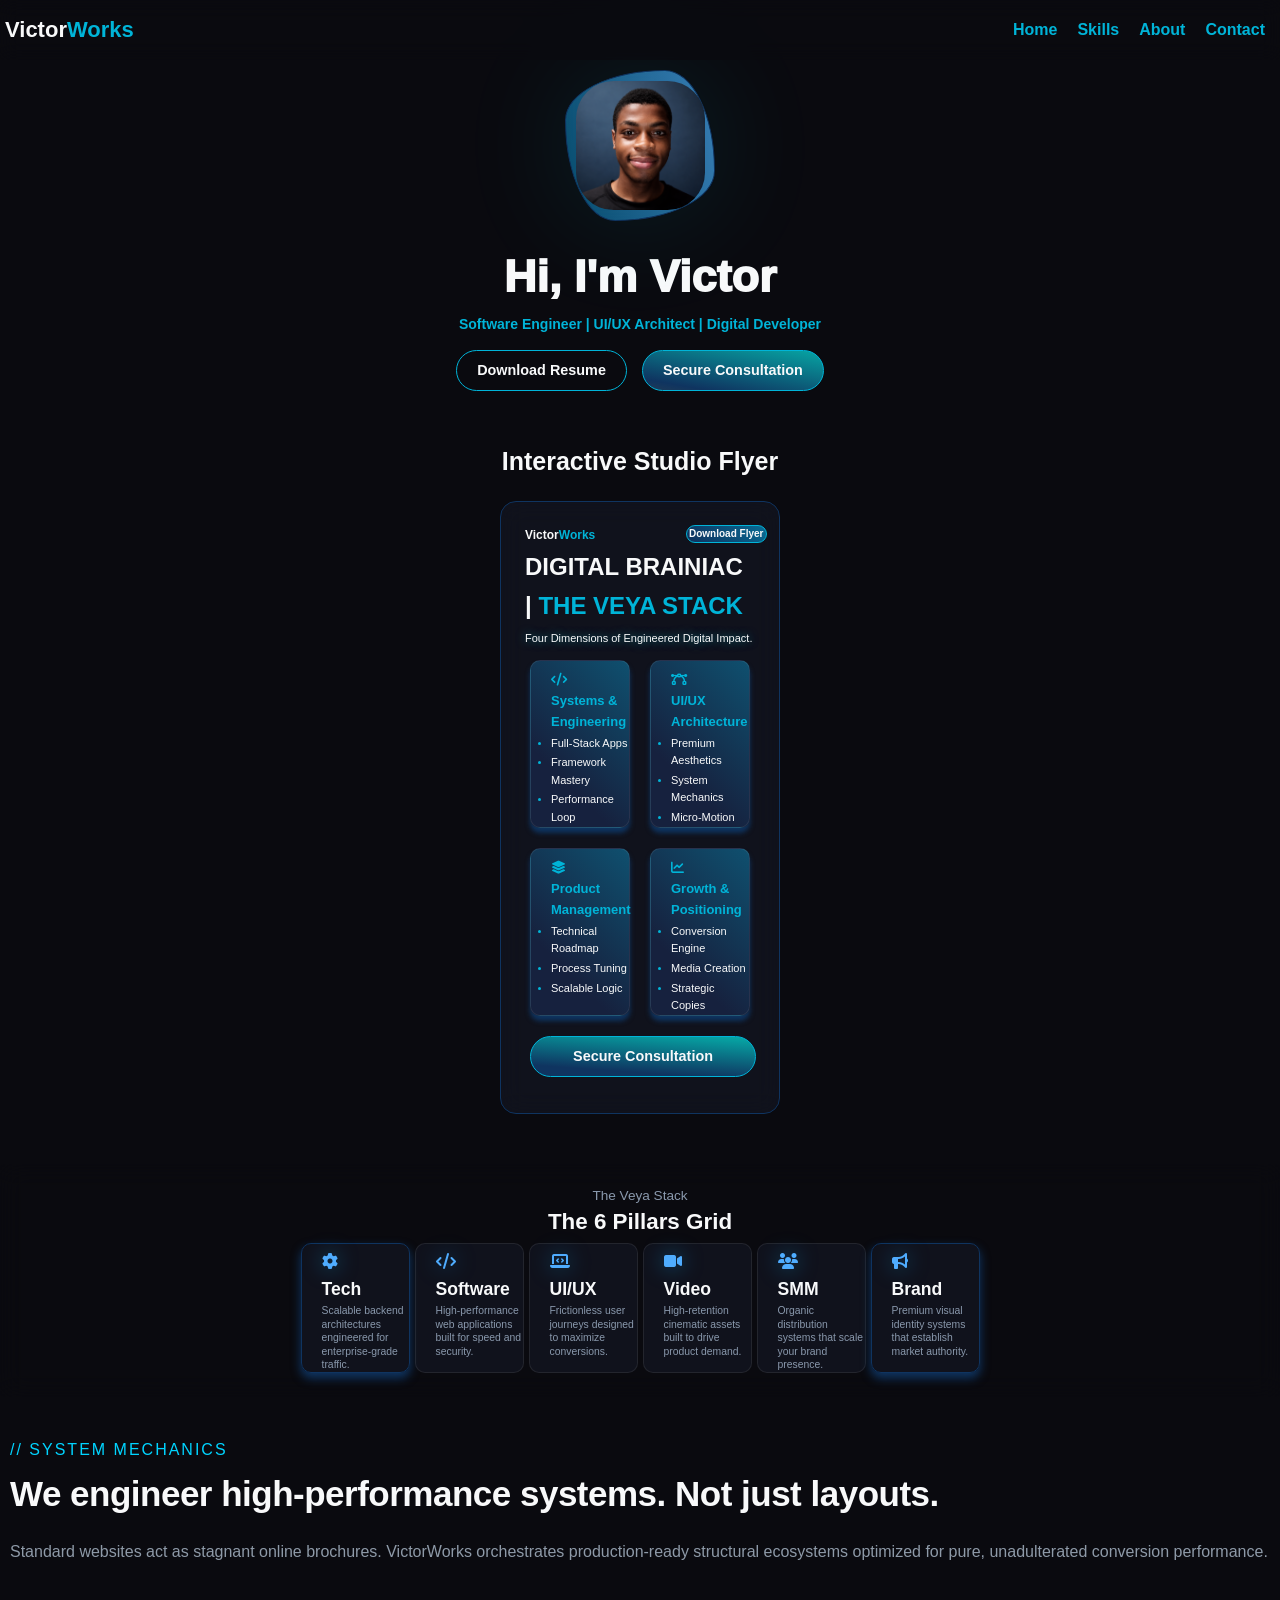
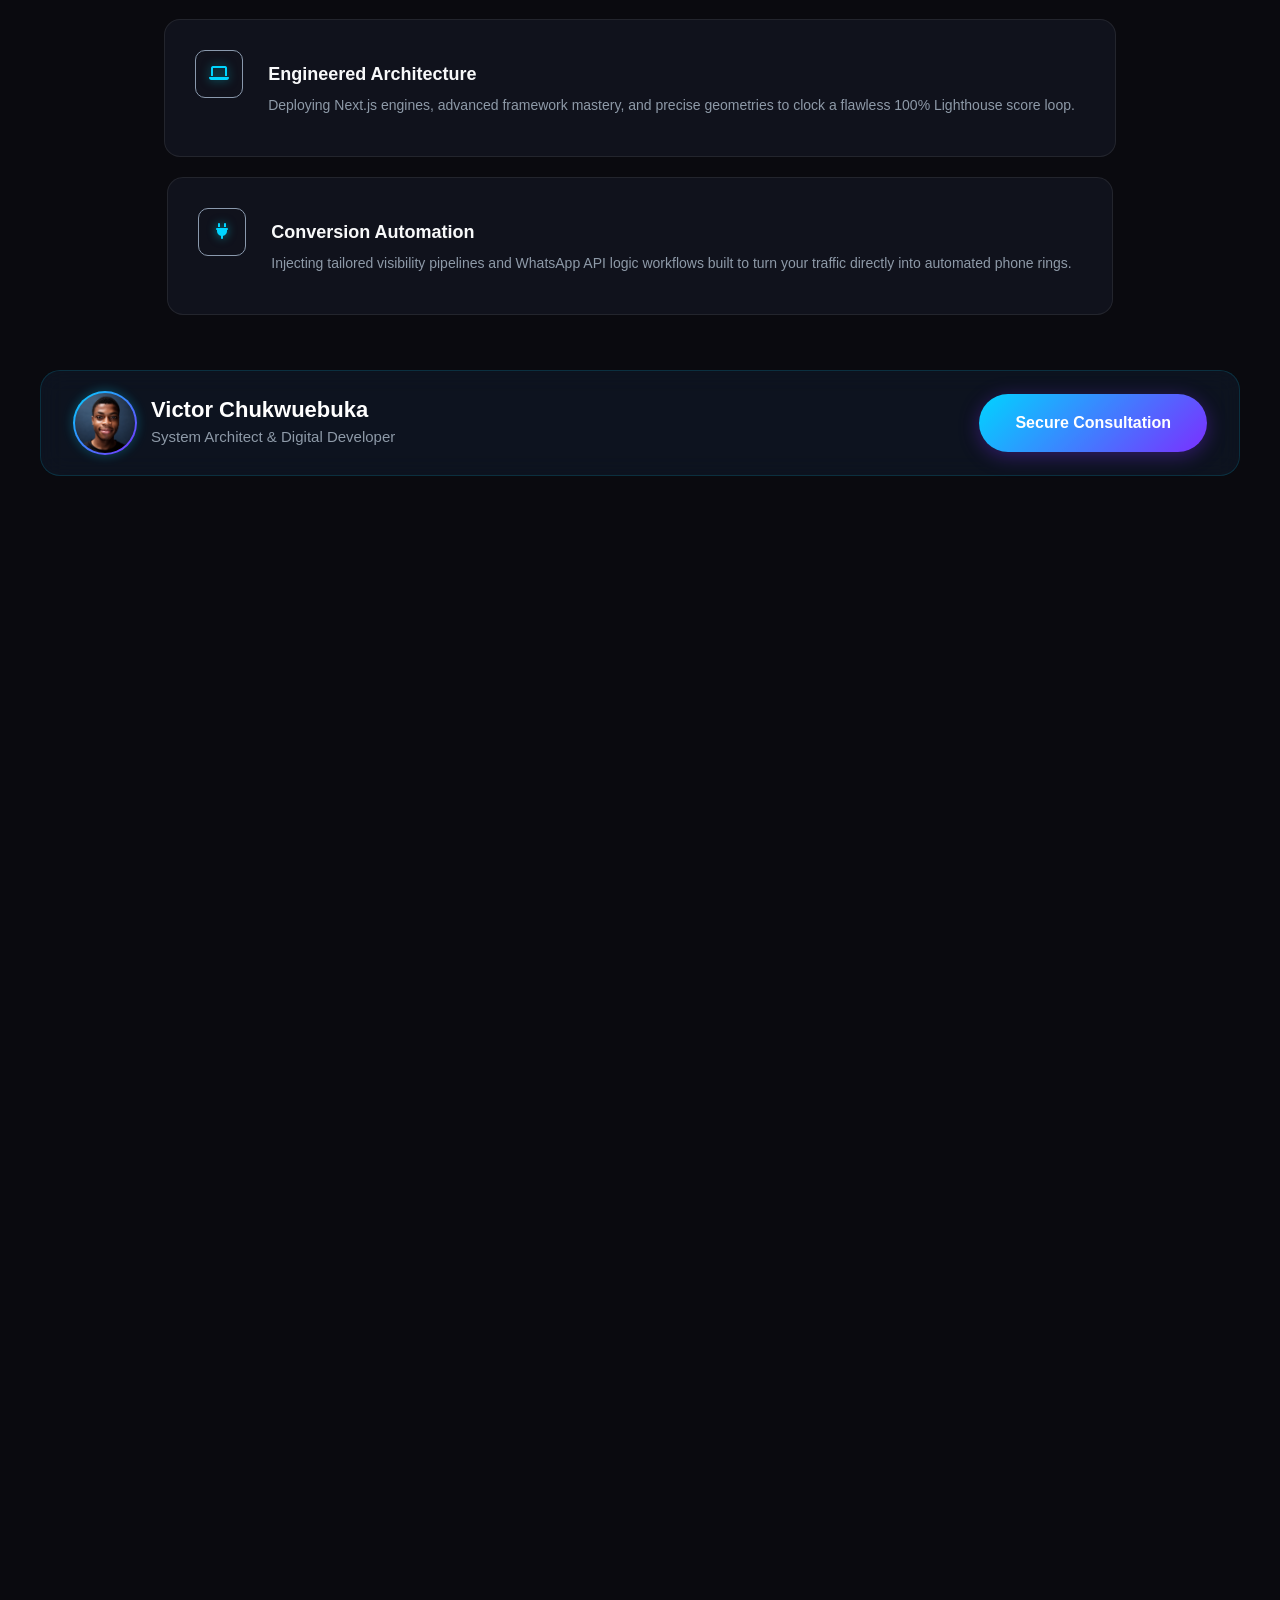
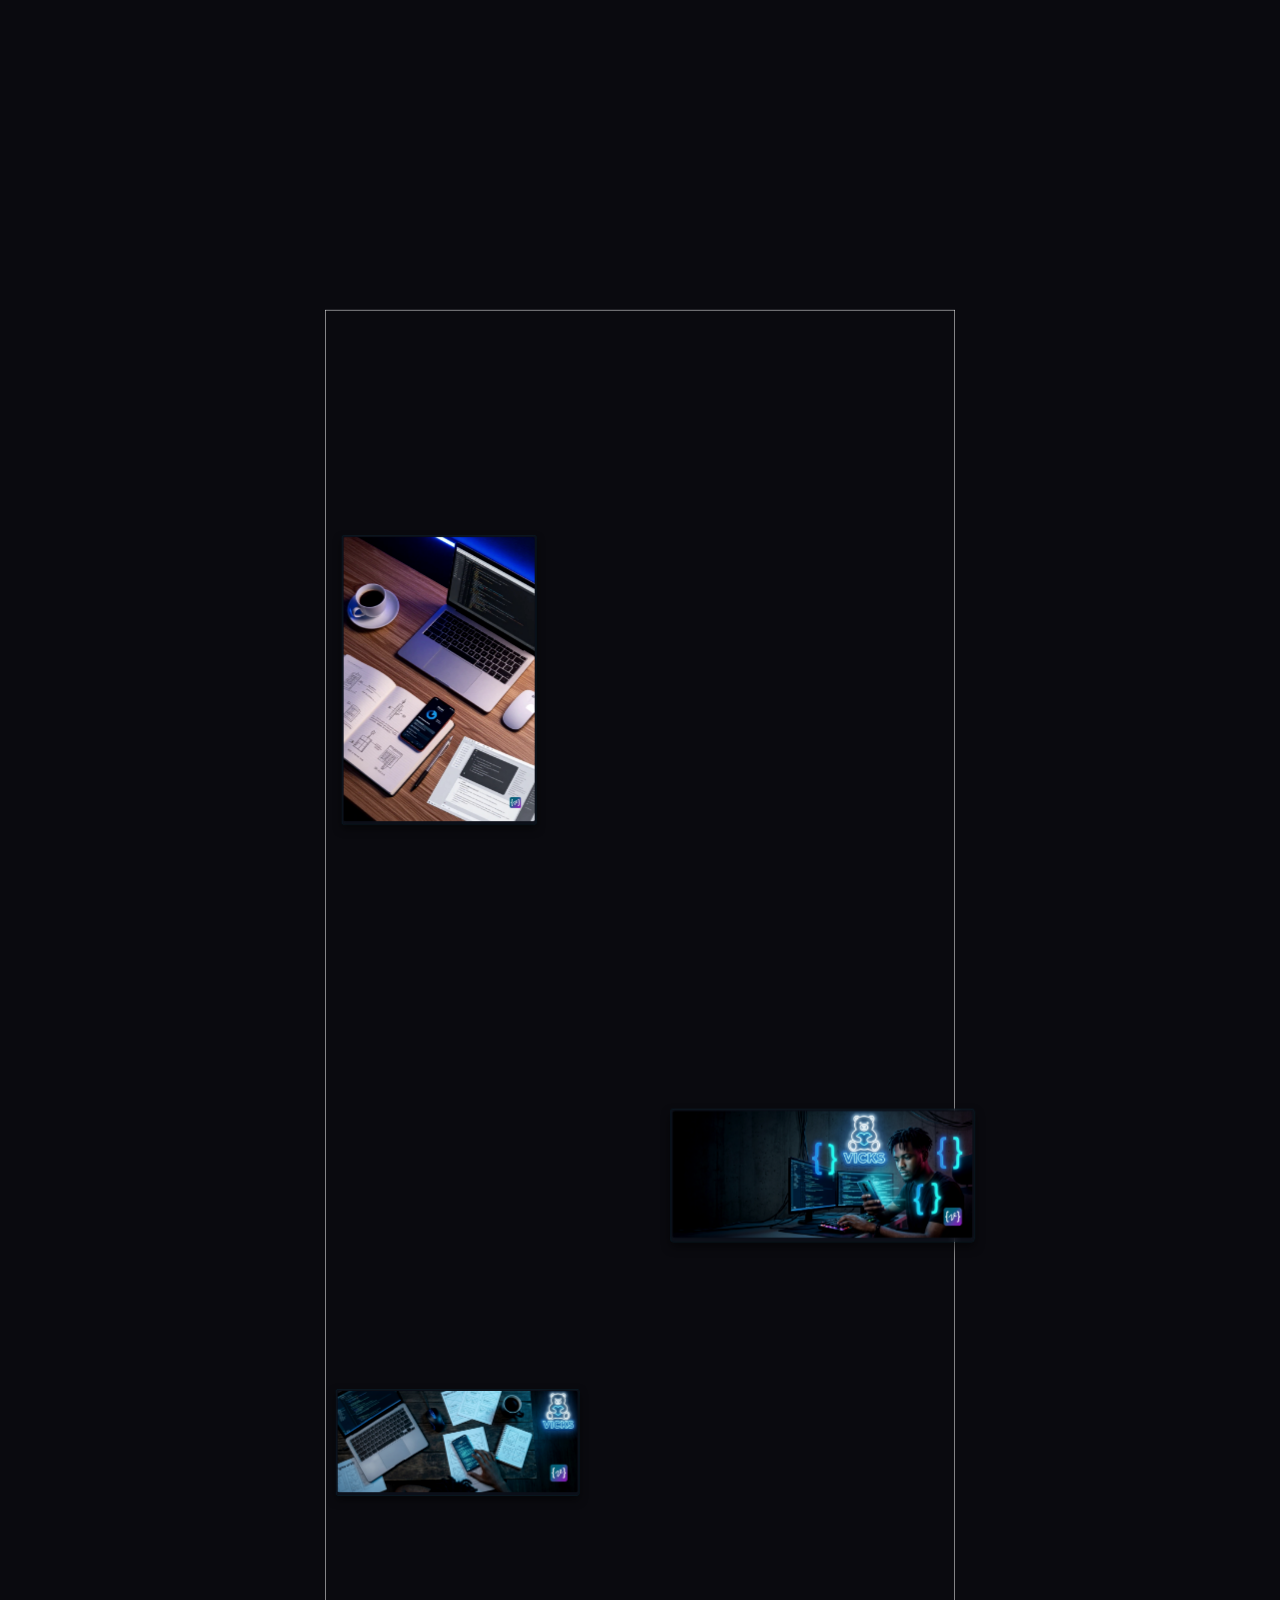
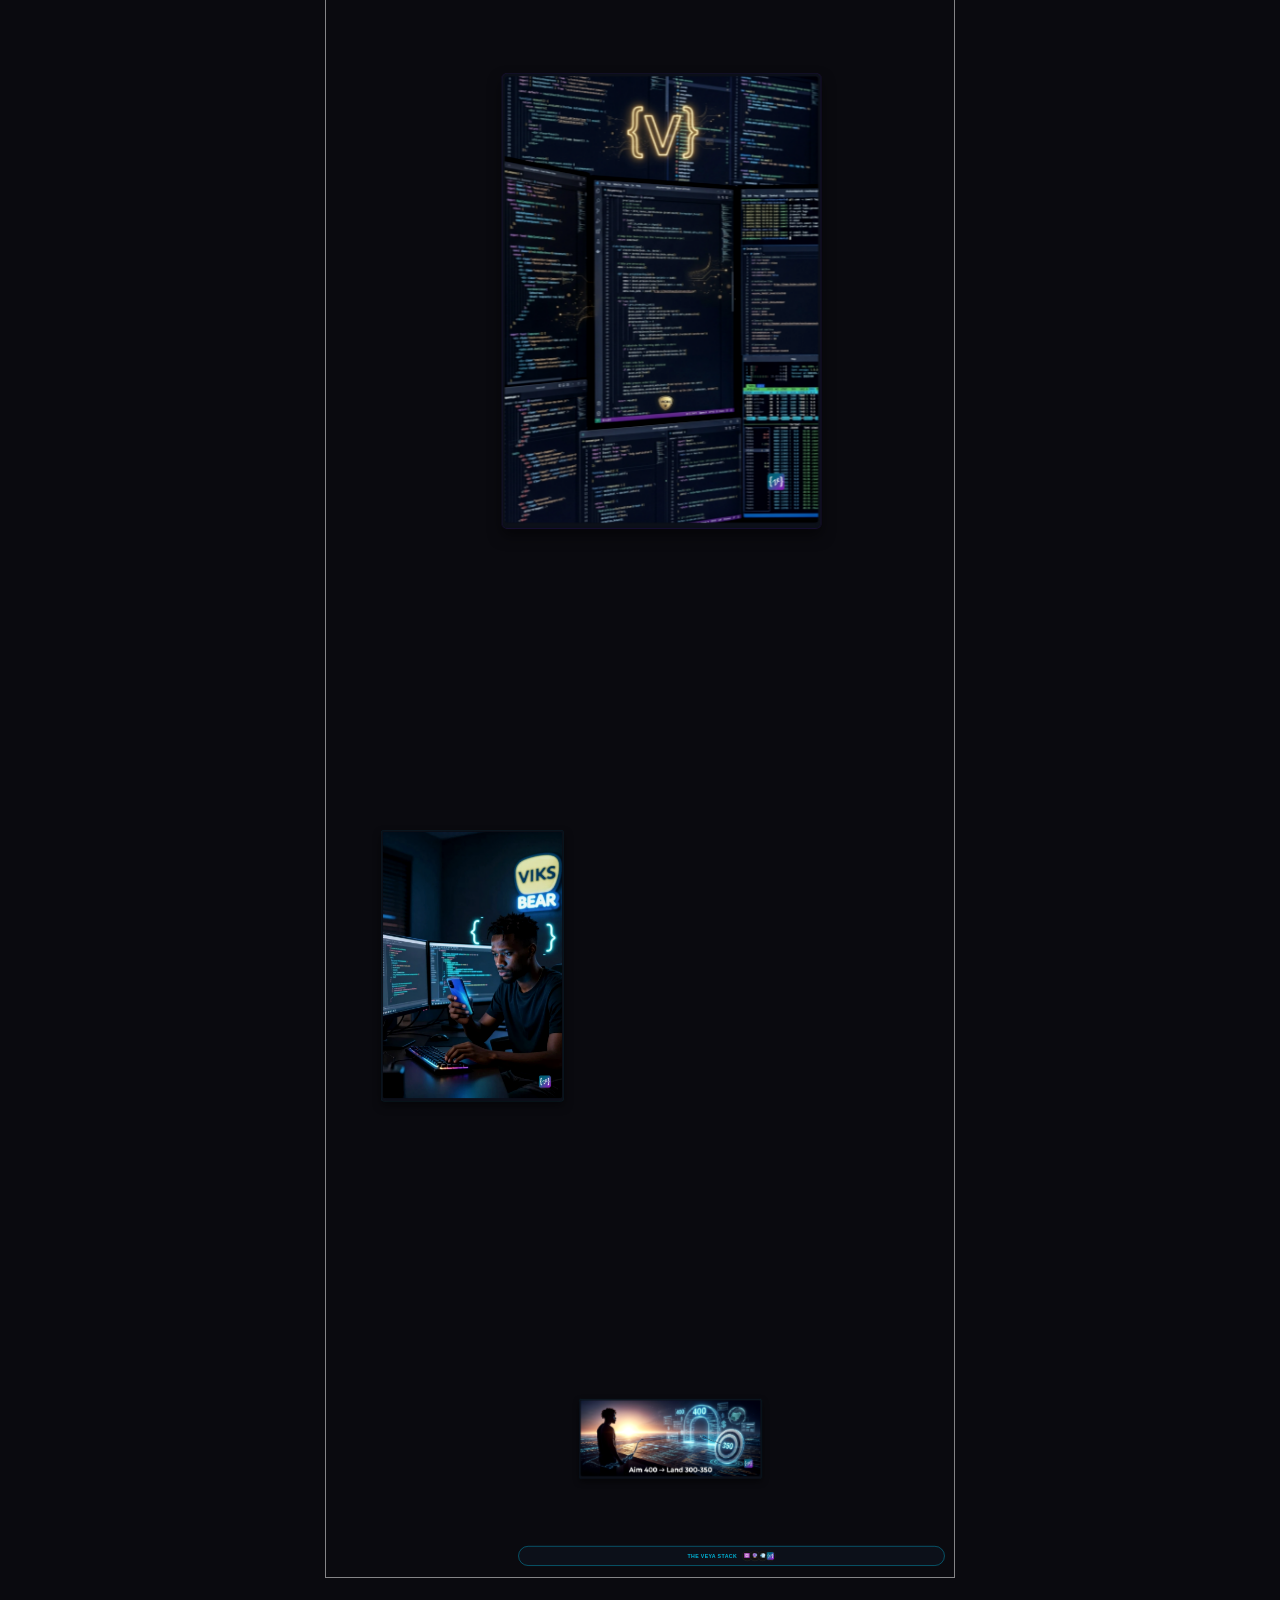
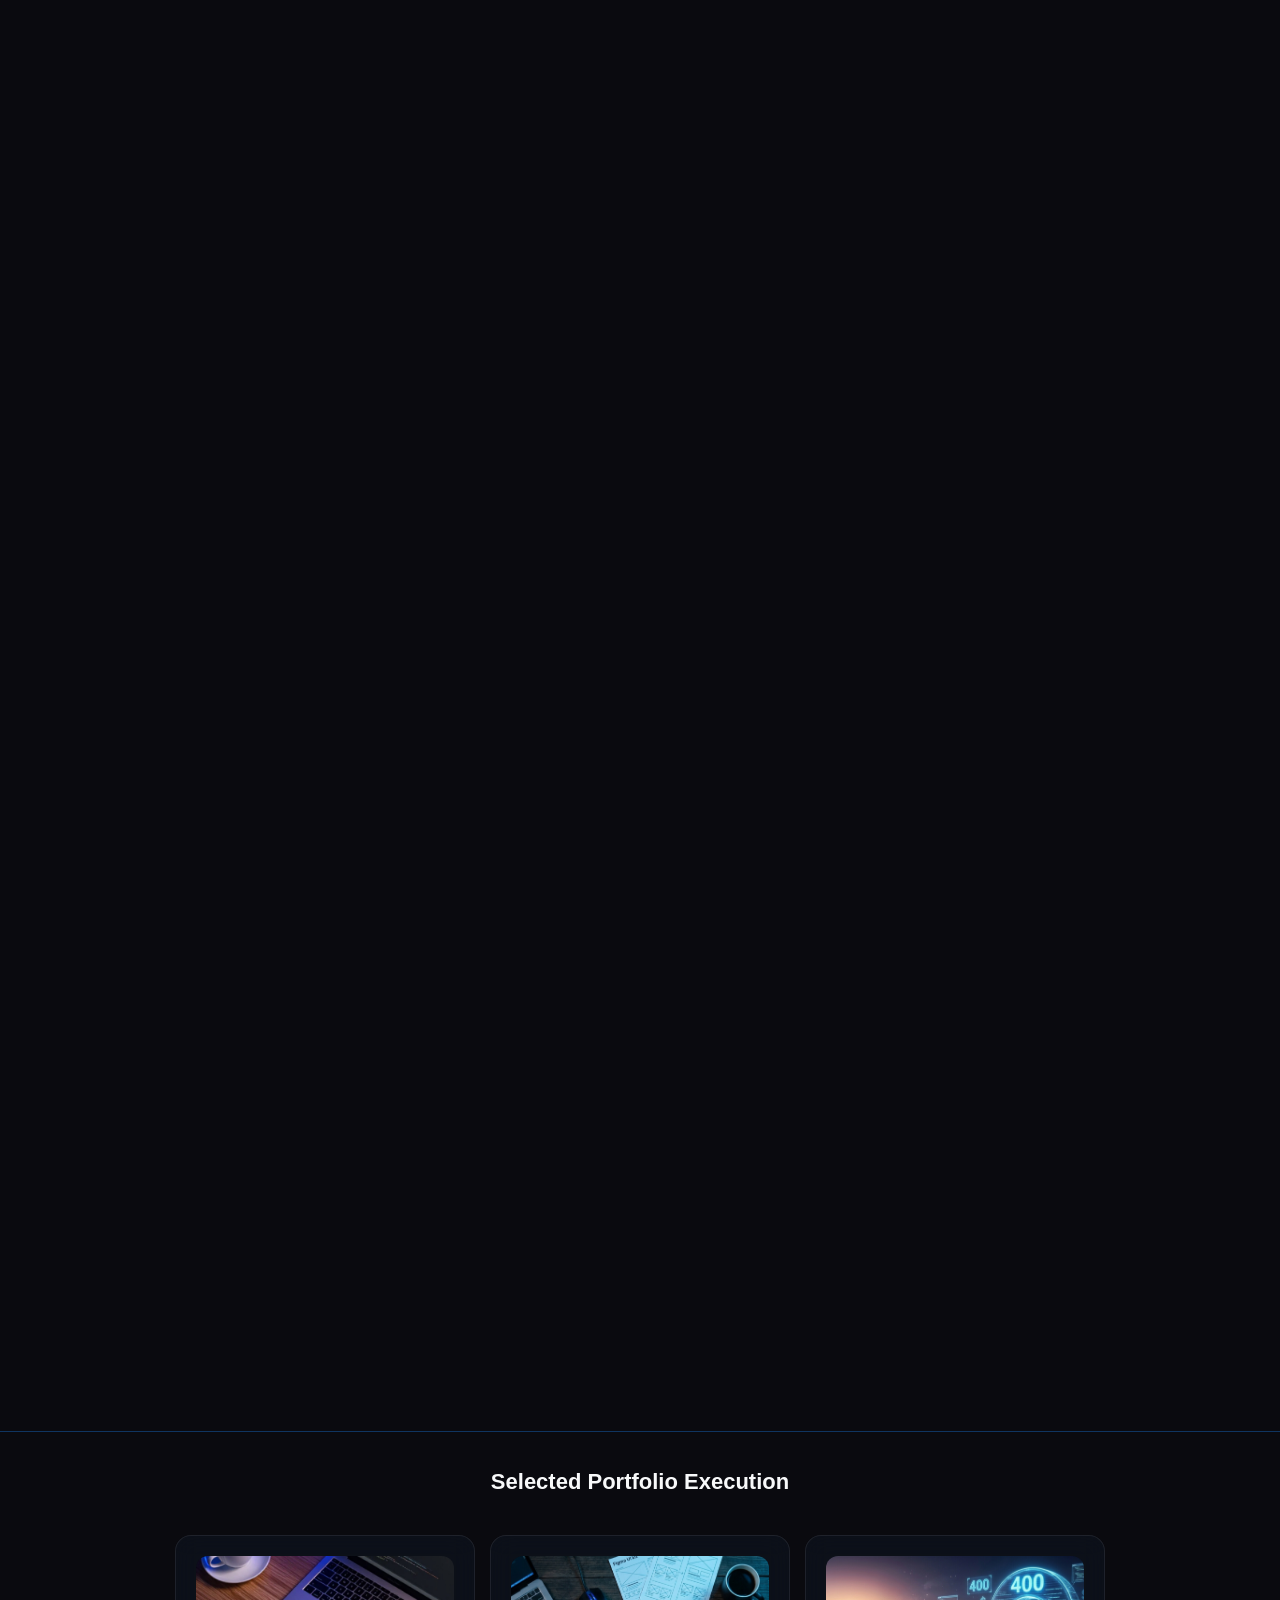
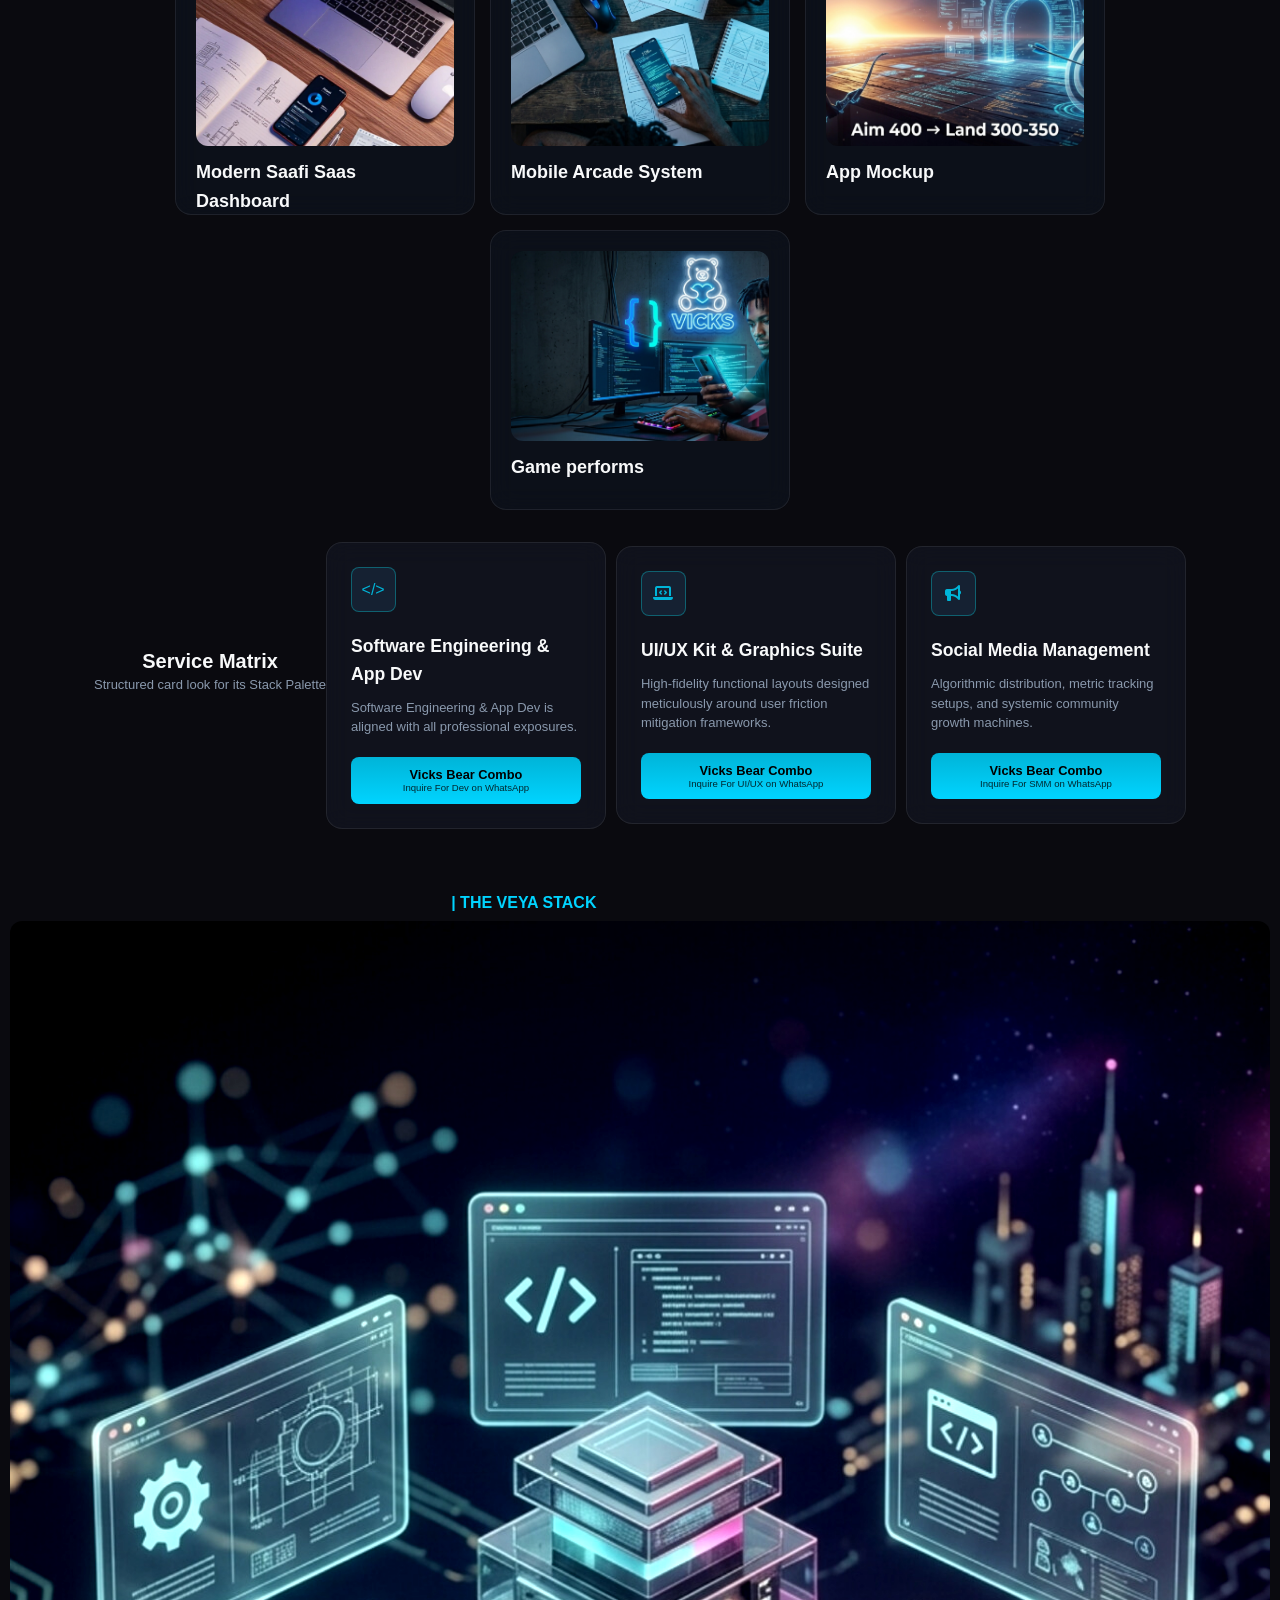
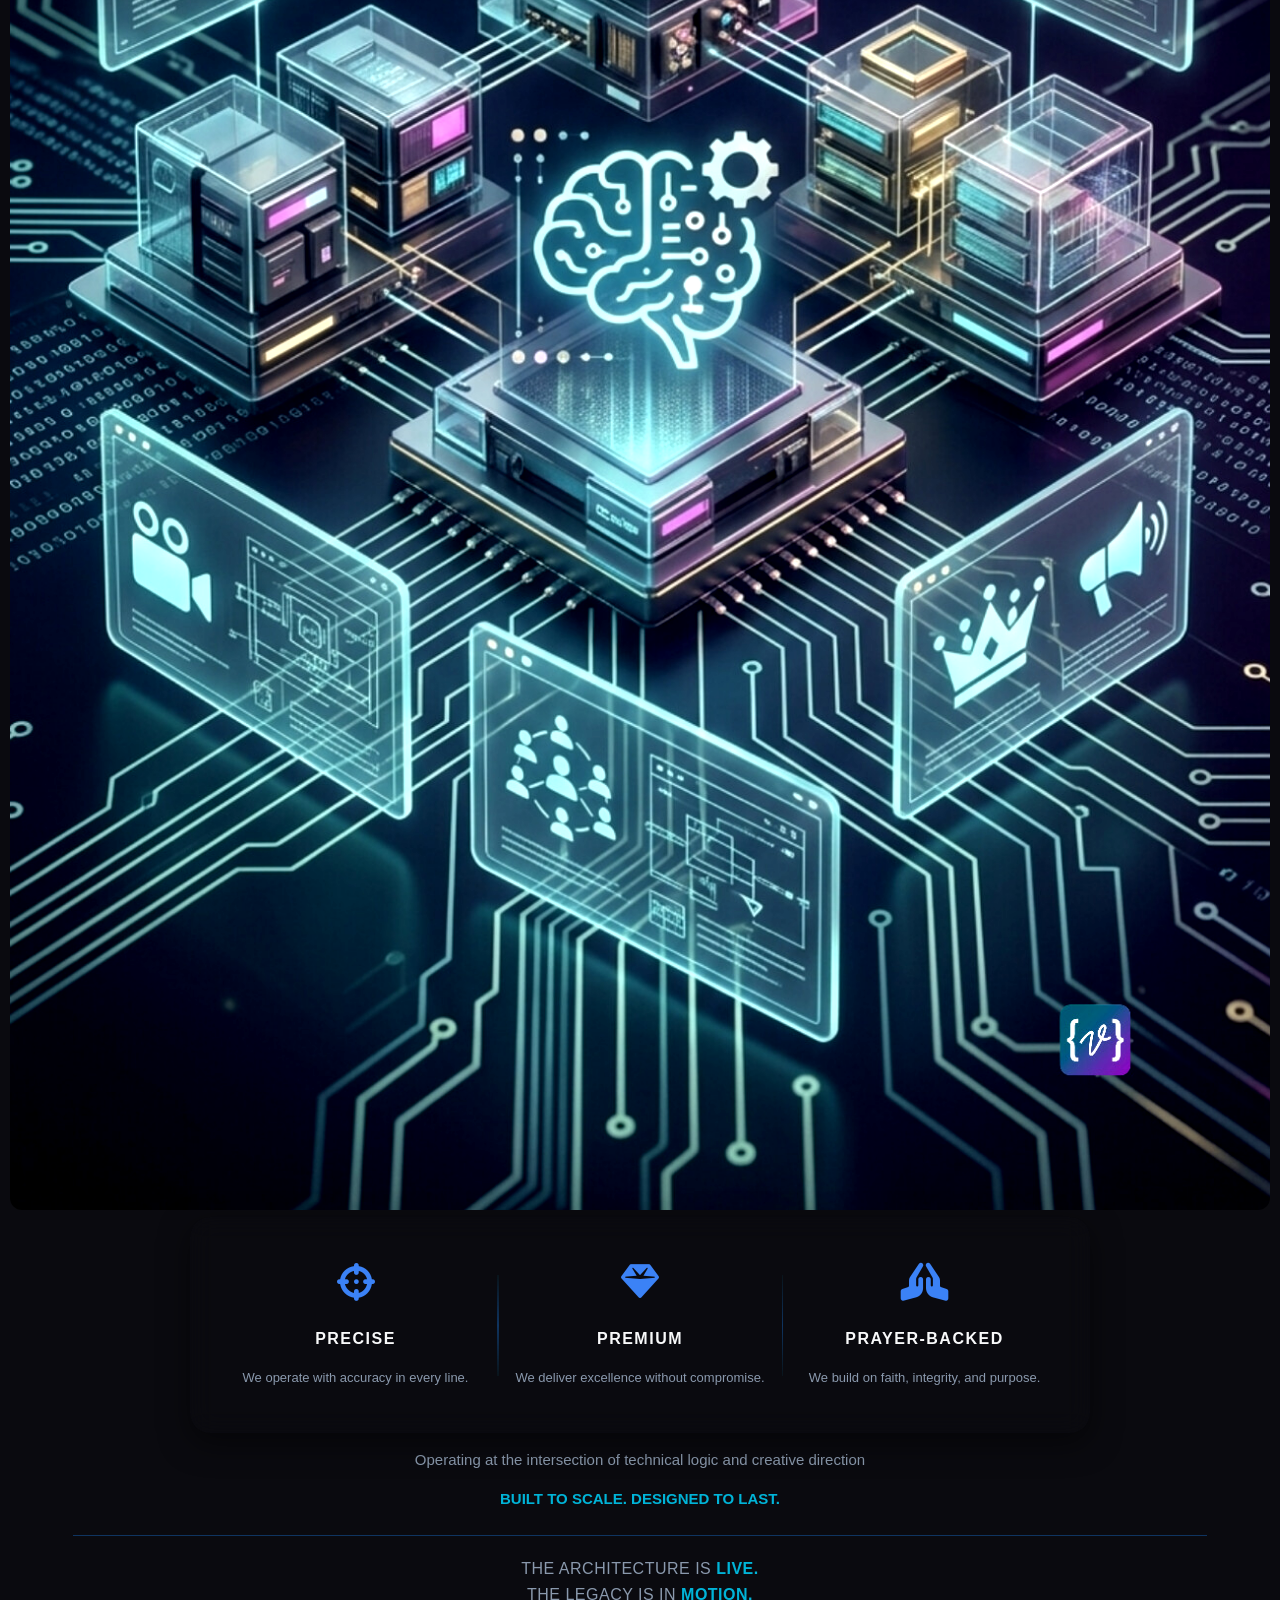
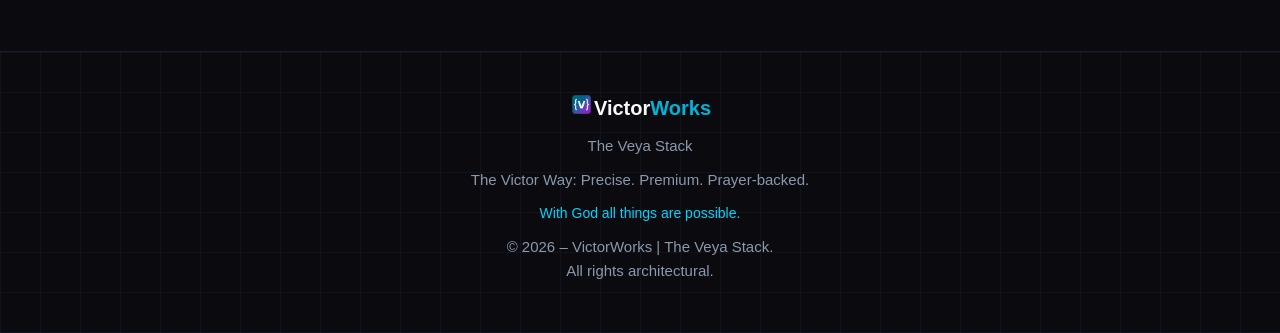
<file: index.html>
<!DOCTYPE html>
<html>

  <head>
    <meta charset="UTF-8">
    <meta name="viewport" content="width=device-width, initial-scale=1.0">
    <title>Build With Victor | VictorWorks</title>
    <meta name="theme-color" content="#7B2FFF">

    <meta name="description" content="VictorWorks architects digital infrastructure for ambitious brands within The Veya Stack.">
    <meta name="author" content="Victor Chukwuebuka (Mr. Vexo) — Founder & CEO">

    <meta property="og:title" content="Build With Victor | VictorWorks">
    <meta property="og:description" content="We don't build websites. We engineer systems that scale your business, your brand, and your legacy.">
    <meta property="og:url" content="https://victorworks-veya.netlify.app">
    <meta property="og:image" content="https://victorworks-veya.netlify.app/assets/images/og-veyastack.png">
    <meta property="og:type" content="website">

    <meta name="twitter:card" content="summary_large_image">
    <meta name="twitter:title" content="Build With Victor | VictorWorks">
    <meta name="twitter:description" content="We don't just build systems. We engineer them.">
    <meta name="twitter:image" content="https://victorworks-veya.netlify.app/assets/images/og-veyastack.png">

    <link rel="icon" type="image/png" sizes="32x32" href="assets/images/favicon.png">
    <link rel="stylesheet" href="style.css">
    <link rel="stylesheet" href="https://cdnjs.cloudflare.com/ajax/libs/font-awesome/6.4.0/css/all.min.css">
    <link rel="preconnect" href="https://fonts.google.com">
<link rel="preconnect" href="https://fonts.gstatic.com" crossorigin>
<link href="https://fonts.googleapis.com/css2?family=Plus+Jakarta+Sans:wght@400;600;800&display=swap" rel="stylesheet">
</head>
<body >
  <!--- Header begins 🔥 --->
<header>
  <nav>
    <ul>
      <!--- Nav Opens 👐 --->
      <li>
        <a href="index.html" class="reload"><span class="works">Victor</span>Works</a></li>
      <li class="hidesidebar"><a href="index.html">Home</a></li>
      <li class="hidesidebar"><a href="skills.html">Skills</a></li>
      <li class="hidesidebar"><a href="about.html">About</a></li>
      <li class="hidesidebar"><a href="contact.html">Contact</a></li>
      <li class="menu-botton" onclick=shownav()><svg xmlns="http://www.w3.org/2000/svg" height="24px" viewBox="0 -960 960 960" width="24px" fill="var(--gray)" filter="blur(0.55px)" cursor="pointer"><path d="M120-240v-80h720v80H120Zm0-200v-80h720v80H120Zm0-200v-80h720v80H120Z"/></svg></a></li>
    </ul>
    
    <ul class="sidebar">
       <li onclick=hidenav()><a href="#" ><svg class="arrow" xmlns="http://www.w3.org/2000/svg" height="24px" viewBox="0 -960 960 960" width="24px" fill="var(--gray)" filter="blur(0.55px)" cursor="pointer"><path d="M400-240 160-480l240-240 56 58-142 142h486v80H314l142 142-56 58Z"/></svg></svg></a></li>


      <li><a href="https://victorworks-veya.netlify.app/" class="reload" target="_blank"><span class="works">Victor</span>Works</a></li>
      <li class="navhover"><a href="index.html">Home</a></li>
      <li class="navhover"><a href="skills.html">Skills</a></li>
      <li class="navhover"><a href="about.html">About</a></li>
      <li class="navhover"><a href="contact.html">Contact</a></li>
         </ul>
  </nav>
  
  
  <section class="#">
  <!--- Nav Closes 👞 --->
  <section class="#">
  
  <div class="shade">
    <div class="alignment">
      <img src="assets/images/victor.png" alt="Victor" class="victorimg">
    </div>
    <h1>Hi, I'm Victor</h1>
    <p>Software Engineer | UI/UX Architect | Digital Developer</p>
  </div>
  <div class="avatar">
    <a href="#resume" class="aang toph" target="_blank">Download Resume</a>
    <a href="https://wa.me/2348135834000?text=Hello, Victor. I need The Veya Stack Consultation" class="aang kitara" target="_blank">Secure Consultation</a>
  </div>
</header>
</section>
<!--- Header Ends 😊 --->

<!--- Sectionize 🫡 --->
<section>
  <!--- Flyer Begins 🔭 --->
  <div class="flyer-div">
    <p class="flyer-text">Interactive Studio Flyer</p>
    <div class="flyer">
      <p class="text">Victor<span class="worker">Works</span></p>
      <a href="#flyer" class="flyer-top">Download Flyer</a>
      <p class="sokka">DIGITAL BRAINIAC | <span class="suri">THE VEYA STACK</span></p>
      <p class="flyer-tag">Four Dimensions of Engineered Digital Impact.</p>
      <div class="flyer-details">
      <div class="box">
        <span class="pillar-tag"><i class="fa-solid fa-code"></i><p>Systems & Engineering</p></span>
          <ul>
            <li>Full-Stack Apps</li>
            <li>Framework Mastery</li>
            <li>Performance Loop</li>
          </ul>
      </div>
      <div class="box">
        <span class="pillar-tag"><i class="fa-solid fa-bezier-curve"></i><p>UI/UX Architecture</p></span>
          <ul>
            <li>Premium Aesthetics</li>
            <li>System Mechanics</li>
            <li>Micro-Motion</li>
          </ul>
      </div>
      <div class="box">
        <span class="pillar-tag"><i class="fa-solid fa-layer-group"></i><p>Product Management</p></span>
          <ul>
            <li>Technical Roadmap</li>
            <li>Process Tuning</li>
            <li>Scalable Logic</li>
          </ul>
      </div>
      <div class="box">
        <span class="pillar-tag"><i class="fa-solid fa-chart-line"></i><p>Growth & Positioning</p></span>
          <ul>
            <li>Conversion Engine</li>
            <li>Media Creation</li>
            <li>Strategic Copies</li>
          </ul>
      </div>
      <a href="https://wa.me/2348135834000?text=Hello, Victor. I need The Veya Stack Consultation" class="french" target="_blank">Secure Consultation</a>
    </div>
    </div>
  </div>
  
  <!--- Flyer Ends 🔚 --->
</section>


  <!--- Pillar Begins 🔭 --->
  <div class="piller">
    <p class="piller-veya">The Veya Stack</p>
    <p class="piller-phase">The 6 Pillars Grid</p>
    <div class="piller-grid">
      <div class="pillers-text grind">
        <span class="pillar-icon"><i class="fa-solid fa-gear"></i></span><h3>Tech</h3>
          <p>Scalable backend architectures engineered for enterprise-grade traffic.</p>
          </div>
      <div class="pillers-text">
        <span class="pillar-icon"><i class="fa-solid fa-code"></i></span><h3>Software</h3>
        <p>High-performance web applications built for speed and security.</p>
        </div>
        
      <div class="pillers-text">
        <span class="pillar-icon"><i class="fa-solid fa-laptop-code"></i></span><h3>UI/UX</h3>
        <p>Frictionless user journeys designed to maximize conversions.</p>
        </div>
      <div class="pillers-text">
        <span class="pillar-icon"><i class="fa-solid fa-video"></i></span><h3>Video</h3>
        <p>High-retention cinematic assets built to drive product demand.</p>
        </div>
      <div class="pillers-text">
        <span class="pillar-icon"><i class="fa-solid fa-users"></i></span><h3>SMM</h3>
        <p>Organic distribution systems that scale your brand presence.</p>
        </div>
      <div class="pillers-text grind">
        <span class="pillar-icon"><i class="fa-solid fa-bullhorn"></i></span><h3>Brand</h3>
        <p>Premium visual identity systems that establish market authority.</p>
        </div>
    </div>
  </div>
  <!--- Pillar Ends 🔚 --->
  
  
  <!--- System Mechanics Begins 🔭 --->
  <div class="system-mechanics">
    <div>
    <p class="sm-label">// SYSTEM MECHANICS</p>
    <h2 class="sm-header">We engineer high-performance systems. Not just layouts.</h2>
    <p class="sm-paragraph">Standard websites act as stagnant online brochures. VictorWorks orchestrates production-ready structural ecosystems optimized for pure, unadulterated conversion performance.</p>
    <div class="sm-group">
    <div class="sm-engine">
      <div class="engine-icon">
        <span class="sm-icons"><i class="fa-solid fa-laptop"></i></span>
        </div>
    <div class="engine-texts">
      <h3>Engineered Architecture</h3>
      <p>Deploying Next.js engines, advanced framework mastery, and precise geometries to clock a flawless 100% Lighthouse score loop.</p>
      </div>
    </div>
    <div class="sm-conversion">
      <div class="conversion-icon">
        <span class="sm-icons"><i class="fa-solid fa-plug"></i></span>
        </div>
      <div class="conversion-texts">
      <h3>Conversion Automation</h3>
      <p>Injecting tailored visibility pipelines and WhatsApp API logic workflows built to turn your traffic directly into automated phone rings.</p>
      </div>
    </div>
    </div>
    
    <div class="sm-paw">
      <div class="profile-info">
      <div class="img-div">
      <img src="assets/images/victor.png" alt="Victor" class="paw-logo">
      </div>
      
      <div class="paw-arg">
      <p class="paw-head">Victor Chukwuebuka </p>
      <p class="paw-paragraph">System Architect & Digital Developer</p>
      </div>
      </div>
      
      <a href="https://wa.me/2348135834000?text=Hello, Victor. I need The Veya Stack Consultation" class="paw-link" target="_blank">Secure Consultation</a>
    </div>
    
    
  <div class="sm-images">
    <div class="ink top-ink">
      <img src="assets/images/sm-mechanics-04.jpg" alt="Laptop Interface" class="shrink">
    </div>
    <div class="ink right-ink">
      <img src="assets/images/sm-mechanics-01.jpg" alt="Dashboard Interface" class="shrink">
    </div>
    <div class="ink left-ink">
      <img src="assets/images/sm-mechanics-02.jpg" alt="workout" class="shrink">
    </div>
    <div class="ink main-ink">
      <img src="assets/images/sm-mechanics-07.jpg" alt="Code Interface" class="shrink">
    </div>
    <div class="ink bottom-ink1">
      <img src="assets/images/sm-mechanics-03.jpg" alt="Code Station" class="shrink">
    </div>
    <div class="ink bottom-ink2">
      <img src="assets/images/sm-mechanics-06.jpg" alt="Aim Code World" class="shrink">
      </div>
    <div class="veya-div">
    <a href="#veyastack" class="veya-link">The Veya Stack</a>
      <div class="stack-icons">
        <span class="veya-size">🔯</span>
        <span class="veya-size">🔮</span>
        <span class="veya-size">💨</span>
        <img src="assets/images/favicon.png" alt="Veya Stack" class="veya-size">
      </div>
    </div>
  </div>
  </div>
  </div>
   <!--- System Mechanics Ends 🔚 --->

     <!--- Selected Portfolio Begins 😉--->
     <div class="spe">
       <p>Selected Portfolio Execution</p>
       <div class="spe-port">
         <div class="spe-port-box">
           <img src="assets/images/sm-mechanics-04.jpg" alt="" class="spe-img">
           <span>Modern Saafi Saas Dashboard</span>
         </div>
         
         <div class="spe-port-box">
           <img src="assets/images/sm-mechanics-02.jpg" alt="" class="spe-img">
           <span>Mobile Arcade System</span>
         </div>
         
         <div class="spe-port-box">
           <img src="assets/images/sm-mechanics-06.jpg" alt="" class="spe-img">
           <span>App Mockup</span>
         </div>
         
         <div class="spe-port-box">
           <img src="assets/images/sm-mechanics-01.jpg" alt="" class="spe-img">
           <span>Game performs</span>
         </div>
       </div>
     </div>
     <!--- Selected Portfolio Ends 🤯 --->

     <!--- Service Matrix Begins 😱--->
     <div class="smb">
       <div class="smb-head">
      <h2>Service Matrix</h2>
     <p>Structured card look for its Stack Palette</p><br>
       </div>
       
     <div class="sm-begins">
       <div class="matrix-card">
        <div class="icon-box">
        <span class="icon-placeholder">&lt;/&gt;</span>
         </div>
       <h3>Software Engineering & App Dev</h3>
      <p>Software Engineering & App Dev is aligned with all professional exposures.</p>
      <a href="https://wa.me/2348135834000?text=Hey there, VictorWorks 👋 I want to inquire for Dev" class="matrix-btn" target="_blank">Vicks Bear Combo <small>Inquire For Dev on WhatsApp</small></a>
       </div>
       
       
       <div class="matrix-card">
        <div class="icon-box">
        <span class="icon-placeholder"><i class="fa-solid fa-laptop-code"></i></span>
         </div>
       <h3>UI/UX Kit & Graphics Suite</h3>
      <p>High-fidelity functional layouts designed meticulously around user friction mitigation frameworks.</p>
      <a href="https://wa.me/2348135834000?text=Hey there, VictorWorks 👋 I want to inquire for UI/UX" class="matrix-btn" target="_blank">Vicks Bear Combo <small>Inquire For UI/UX on WhatsApp</small></a>
       </div>
       
       
       <div class="matrix-card">
        <div class="icon-box">
        <span class="icon-placeholder"><i class="fa-solid fa-bullhorn"></i></span>
          </div>
       <h3>Social Media Management</h3>
      <p>Algorithmic distribution, metric tracking setups, and systemic community growth machines.</p>
      <a href="https://wa.me/2348135834000?text=Hey there, VictorWorks 👋 I want to inquire for SMM" class="matrix-btn" target="_blank">Vicks Bear Combo <small>Inquire For SMM on WhatsApp</small></a>
       </div>
     </div>
     </div>
     
     <!--- Service Matrix Ends 🔚--->


   <!--- Premium. Precise. Prayer-backed 🙏 --->
   <div class="ppp" id="veyastack">
     <div class="stack-tm">
     <p> | The Veya Stack</p>
     </div>
     <div class="ppp-img-box">
       <img src="assets/images/ppp-stack.jpg" alt="Stack" class="ppp-img">
     </div>
     
     <div class="ppp-belief">
       <div class="row">
         <div class="pillar-fa">
         <i class="fa-solid fa-crosshairs"></i>
         </div>
         <h3>PRECISE</h3>
         <p>We operate with accuracy in every line.</p>
     </div>
       
   <div class="pillar-divider"></div>
   
       <div class="row">
         <div class="pillar-fa">
         <i class="fa-solid fa-gem"></i>
         </div>
         <h3>PREMIUM</h3>
         <p>We deliver excellence without compromise.</p>
       </div>
       
  <div class="pillar-divider"></div>
          
       <div class="row">
         <div class="pillar-fa">
         <i class="fa-solid fa-hands-praying"></i>
         </div>
         <h3>PRAYER-BACKED</h3>
         <p>We build on faith, integrity, and purpose.</p>
       </div>
  
     </div>
     
     <div class="ppp-tag">
       <p>Operating at the intersection of technical logic and creative direction</p>
       <span>Built to Scale. Designed to Last.</span>
     </div>
     <div class="ppp-stamp">
       <p>The Architecture is <span class="stamp">Live.</span></p>
       <p>The Legacy is in <span class="stamp">Motion.</span></p>
     </div>
   </div>
    <!--- Premium. Precise. Prayer-backed 🙏 --->
</section>
<!--- Sectioned 😎 --->

<!--- Footer 🐾 --->
<footer>
    <a href="index.html" class="vw"><div class="f-label">
  <img src="assets/images/og-veyastack.png" alt="VictorWorks Logo" class="footer-image"><p class="footer-label">Victor<span class="worker">Works</span></p>
  </div></a>
  <a href="https://veya.stack" class="vw"><p>The Veya Stack</p></a>
  <div class="f-bottom">
    <p>The Victor Way: Precise. Premium. Prayer-backed.</p>
    <p class="f-bottom way">With God all things are possible.</p>
    <p class="#">&copy 2026 – VictorWorks | The Veya Stack.</p>
    <p>All rights architectural.</p>
  </div>
</footer>
<!--- Footer Ends 🖊️--->



<script>
  function shownav(){
    const sidebar = document.querySelector ('.sidebar')
    sidebar.style.display = 'flex'
  }
function hidenav(){
    const sidebar = document.querySelector ('.sidebar')
    sidebar.style.display = 'none'
}
</script>
</body>

</html>
</file>
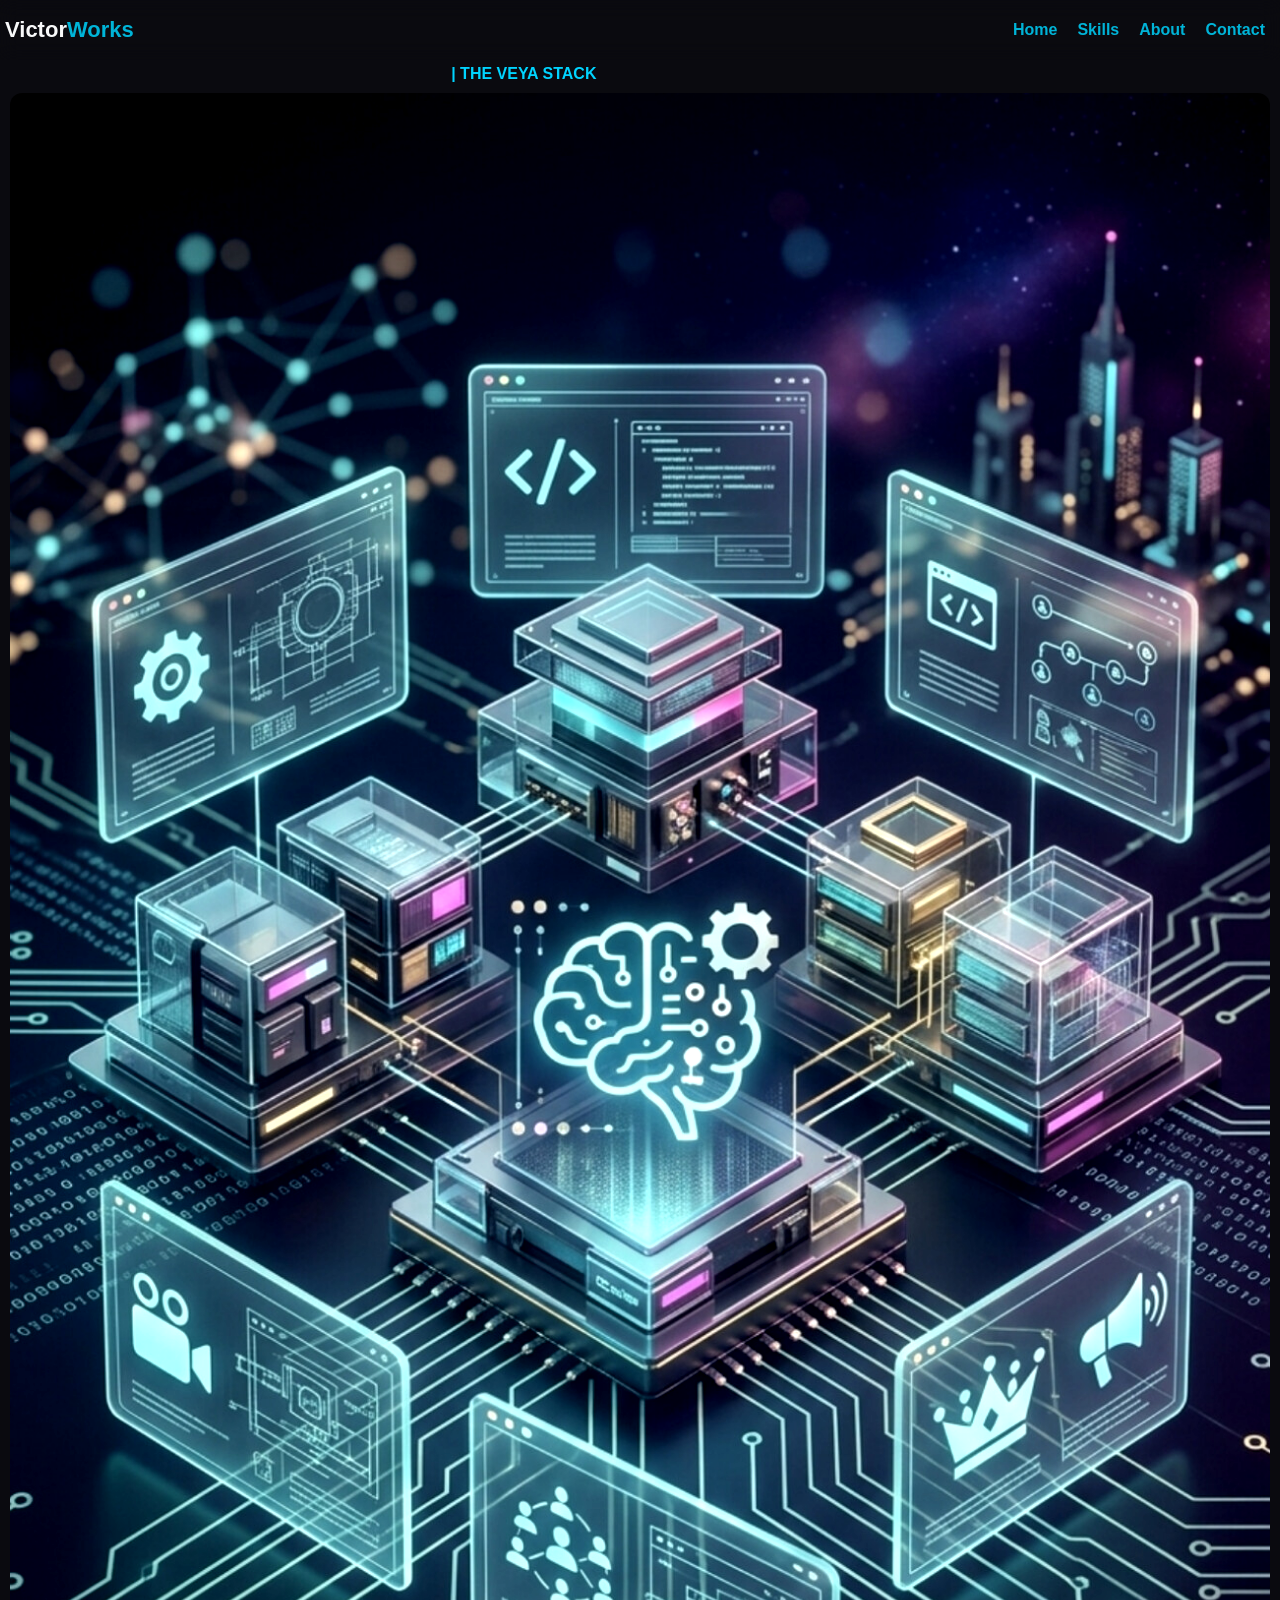
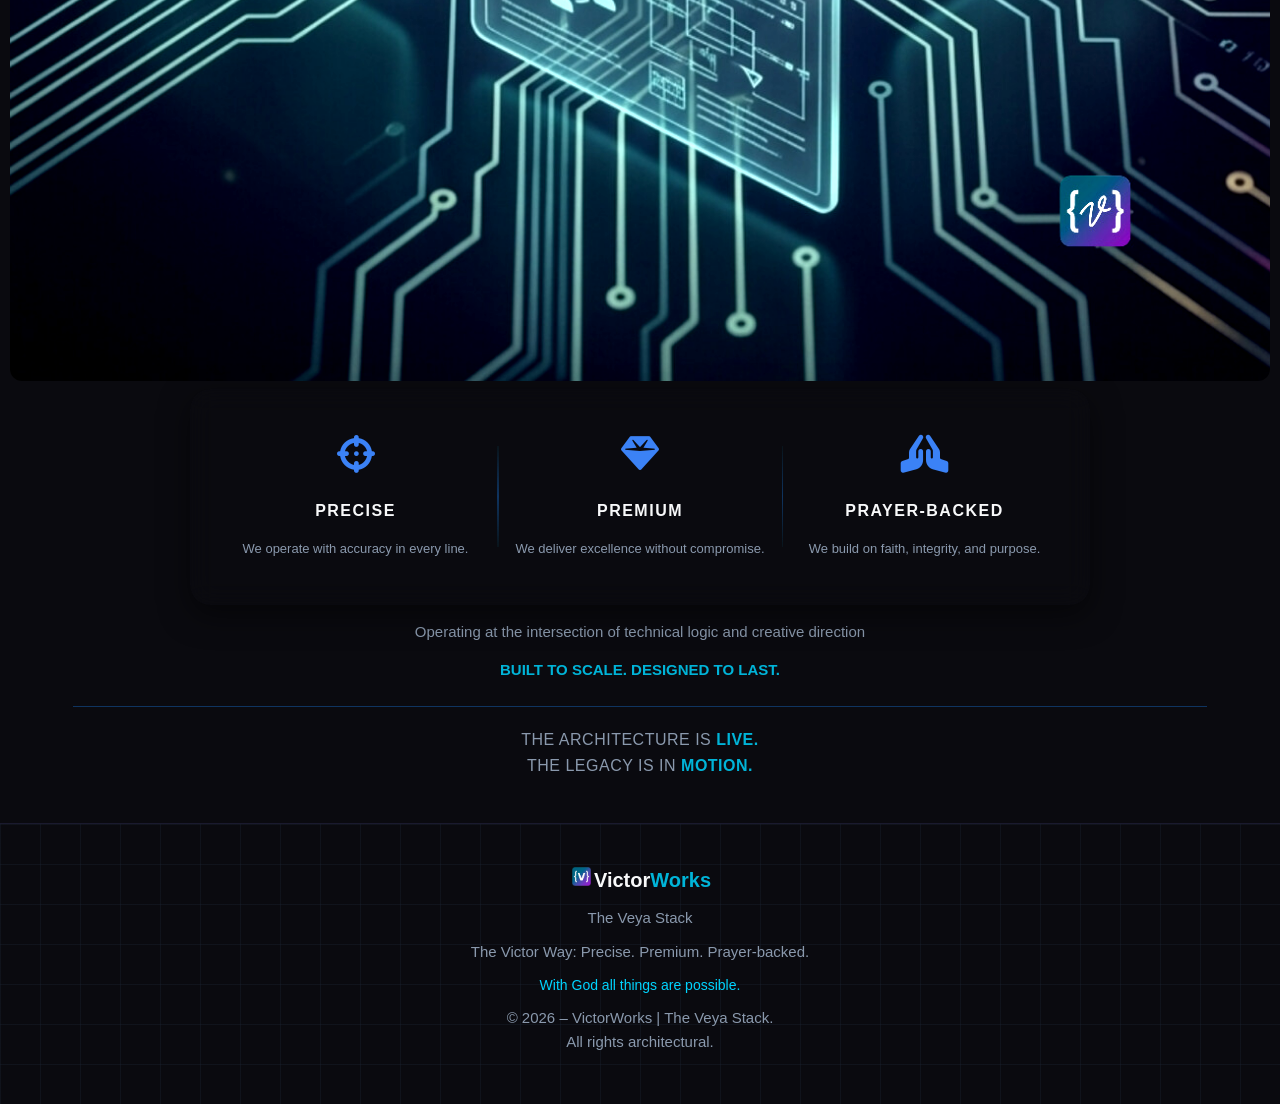
<file: about.html>
<!DOCTYPE html>
<html>

<head>
    <meta charset="UTF-8">
    <meta name="viewport" content="width=device-width, initial-scale=1.0">
    <title>Why VictorWorks? | VictorWorks</title>
    <meta name="theme-color" content="#7B2FFF">

    <meta name="description" content="Discover the engineering philosophy behind VictorWorks and how we build legacy-grade digital frameworks.">
    <meta name="author" content="Victor Chukwuebuka (Mr. Vexo) — Founder & CEO">

    <meta property="og:title" content="Why VictorWorks? | VictorWorks">
    <meta property="og:description" content="Discover the engineering philosophy behind VictorWorks. We build digital frameworks that scale.">
    <meta property="og:url" content="https://victorworks-veya.netlify.app/about">
    <meta property="og:image" content="https://victorworks-veya.netlify.app/assets/images/og-veyastack.png">
    <meta property="og:type" content="website">

    <link rel="icon" type="image/png" sizes="32x32" href="assets/images/favicon.png">
    <link rel="stylesheet" href="style.css">
    <link rel="stylesheet" href="https://cdnjs.cloudflare.com/ajax/libs/font-awesome/6.4.0/css/all.min.css">
    <link rel="preconnect" href="https://fonts.google.com">
<link rel="preconnect" href="https://fonts.gstatic.com" crossorigin>
<link href="https://fonts.googleapis.com/css2?family=Plus+Jakarta+Sans:wght@400;600;800&display=swap" rel="stylesheet">
</head>

<body>
  <header>
    <nav>
    <ul>
      <li><a href="index.html" class="reload" onclick="refreshPage"><span class="works">Victor</span>Works</a></li>
      <li class="hidesidebar"><a href="index.html">Home</a></li>
      <li class="hidesidebar"><a href="skills.html">Skills</a></li>
      <li class="hidesidebar"><a href="about.html">About</a></li>
      <li class="hidesidebar"><a href="contact.html">Contact</a></li>
      <li class="menu-botton" onclick=shownav()><svg class="menu" xmlns="http://www.w3.org/2000/svg" height="24px" viewBox="0 -960 960 960" width="24px" fill="var(--gray)" filter="blur(0.55px)"><path d="M120-240v-80h720v80H120Zm0-200v-80h720v80H120Zm0-200v-80h720v80H120Z"/></svg></a></li>
    </ul>
    
    <ul class="sidebar">
       <li onclick=hidenav()><a href="#" ><svg class="arrow" xmlns="http://www.w3.org/2000/svg" height="24px" viewBox="0 -960 960 960" width="24px" fill="var(--gray)" filter="blur(0.55px)"><path d="M400-240 160-480l240-240 56 58-142 142h486v80H314l142 142-56 58Z"/></svg></svg></a></li>

      <li><a href="https://victorworks-veya.netlify.app" class="reload" target="_blank"><span class="works">Victor</span>Works</a></li>
      <li class="navhover"><a href="index.html">Home</a></li>
      <li class="navhover"><a href="skills.html">Skills</a></li>
      <li class="navhover"><a href="about.html">About</a></li>
      <li class="navhover"><a href="contact.html">Contact</a></li>
         </ul>
         
         
  </nav>
</header>

<section>
   <!--- Premium. Precise. Prayer-backed 🙏 --->
<div class="ppp" id="veyastack">
     <div class="stack-tm">
     <p> | The Veya Stack</p>
     </div>
     <div class="ppp-img-box">
       <img src="assets/images/ppp-stack.jpg" alt="Stack" class="ppp-img">
     </div>
     
     <div class="ppp-belief">
       <div class="row">
         <div class="pillar-fa">
         <i class="fa-solid fa-crosshairs"></i>
         </div>
         <h3>PRECISE</h3>
         <p>We operate with accuracy in every line.</p>
     </div>
       
   <div class="pillar-divider"></div>
   
       <div class="row">
         <div class="pillar-fa">
         <i class="fa-solid fa-gem"></i>
         </div>
         <h3>PREMIUM</h3>
         <p>We deliver excellence without compromise.</p>
       </div>
       
  <div class="pillar-divider"></div>
          
       <div class="row">
         <div class="pillar-fa">
         <i class="fa-solid fa-hands-praying"></i>
         </div>
         <h3>PRAYER-BACKED</h3>
         <p>We build on faith, integrity, and purpose.</p>
       </div>
  
     </div>
     
     <div class="ppp-tag">
       <p>Operating at the intersection of technical logic and creative direction</p>
       <span>Built to Scale. Designed to Last.</span>
     </div>
     <div class="ppp-stamp">
       <p>The Architecture is <span class="stamp">Live.</span></p>
       <p>The Legacy is in <span class="stamp">Motion.</span></p>
     </div>
   </div>
    <!--- Premium. Precise. Prayer-backed 🙏 --->
</section>

<!--- Footer 🐾 --->
<footer>
    <a href="index.html" class="vw"><div class="f-label">
  <img src="assets/images/og-veyastack.png" alt="VictorWorks Logo" class="footer-image"><p class="footer-label">Victor<span class="worker">Works</span></p>
  </div></a>
  <a href="https://veya.stack" class="vw"><p>The Veya Stack</p></a>
  <div class="f-bottom">
    <p>The Victor Way: Precise. Premium. Prayer-backed.</p>
    <p class="f-bottom way">With God all things are possible.</p>
    <p class="#">&copy 2026 – VictorWorks | The Veya Stack.</p>
    <p>All rights architectural.</p>
  </div>
</footer>
<!--- Footer Ends 🖊️--->



<script>
  function shownav(){
    const sidebar = document.querySelector ('.sidebar')
    sidebar.style.display = 'flex'
  }
function hidenav(){
    const sidebar = document.querySelector ('.sidebar')
    sidebar.style.display = 'none'
}
</script>
</body>

</html>
</file>
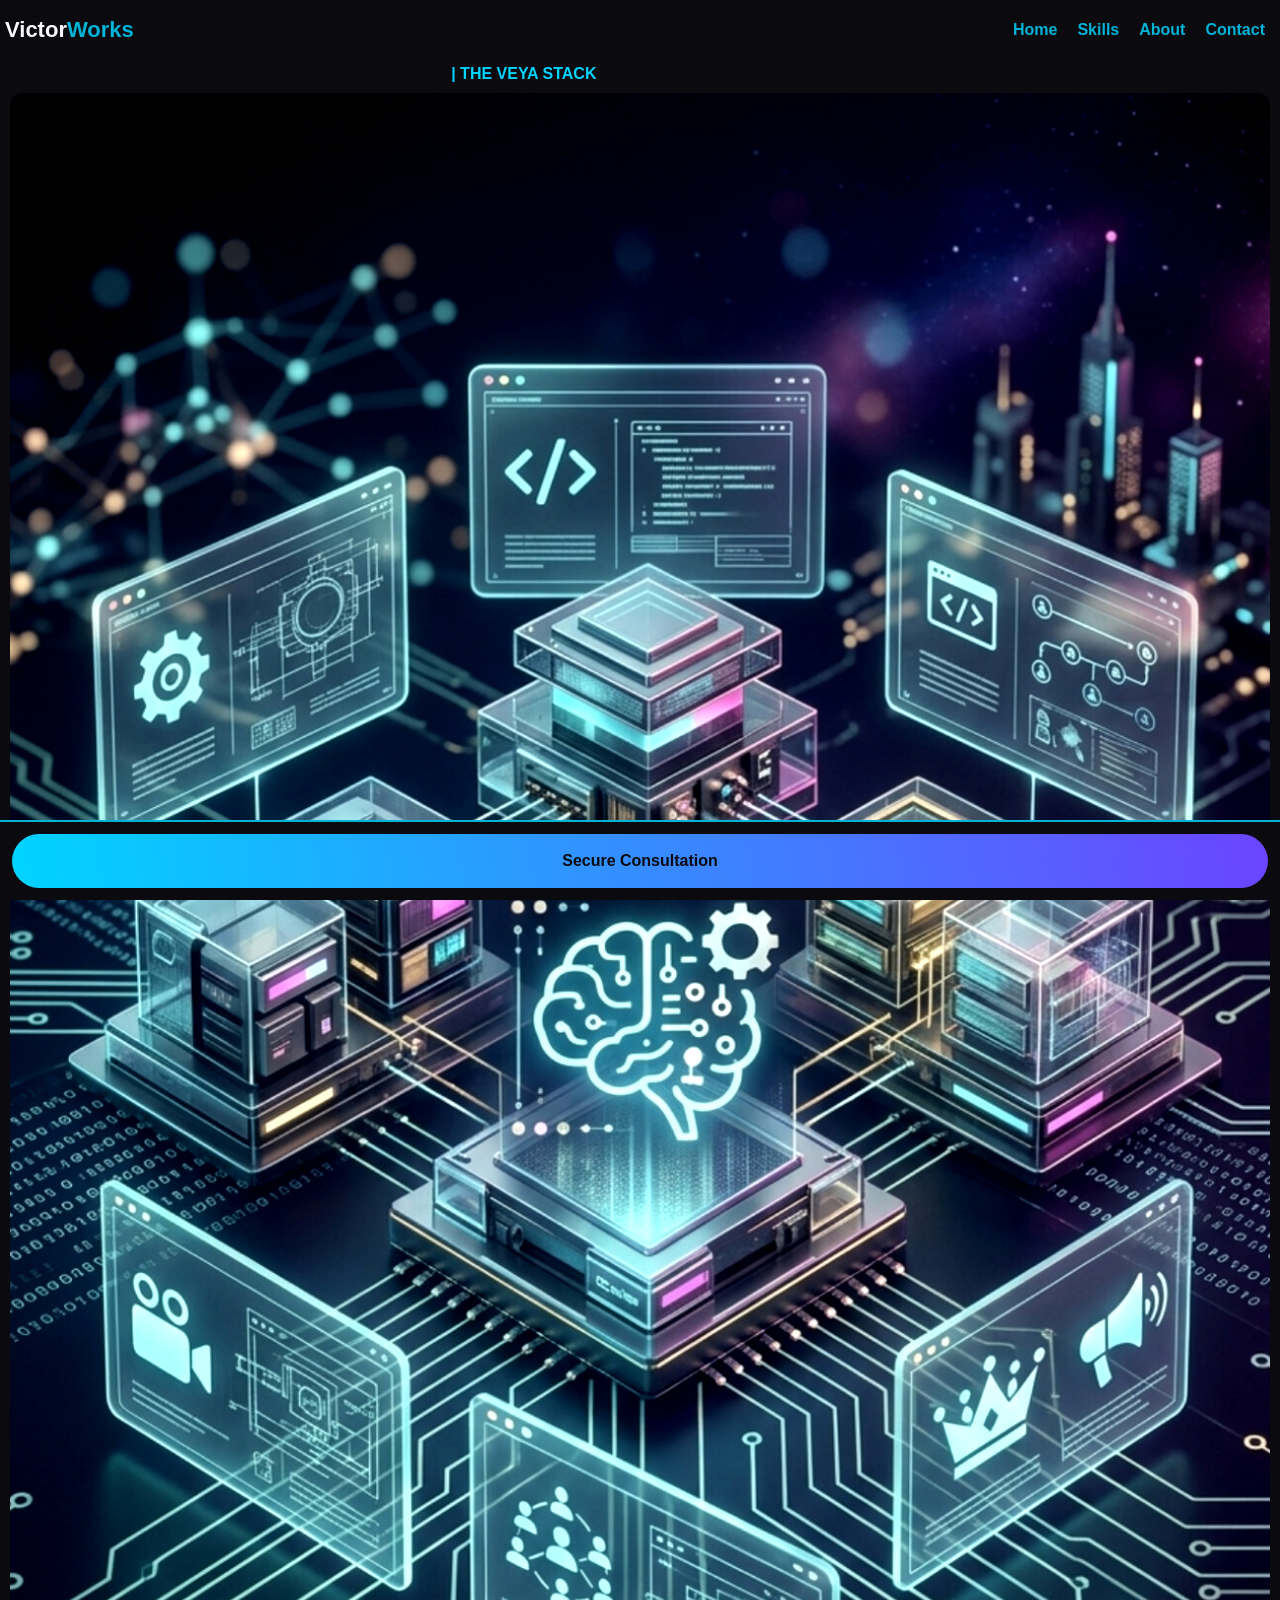
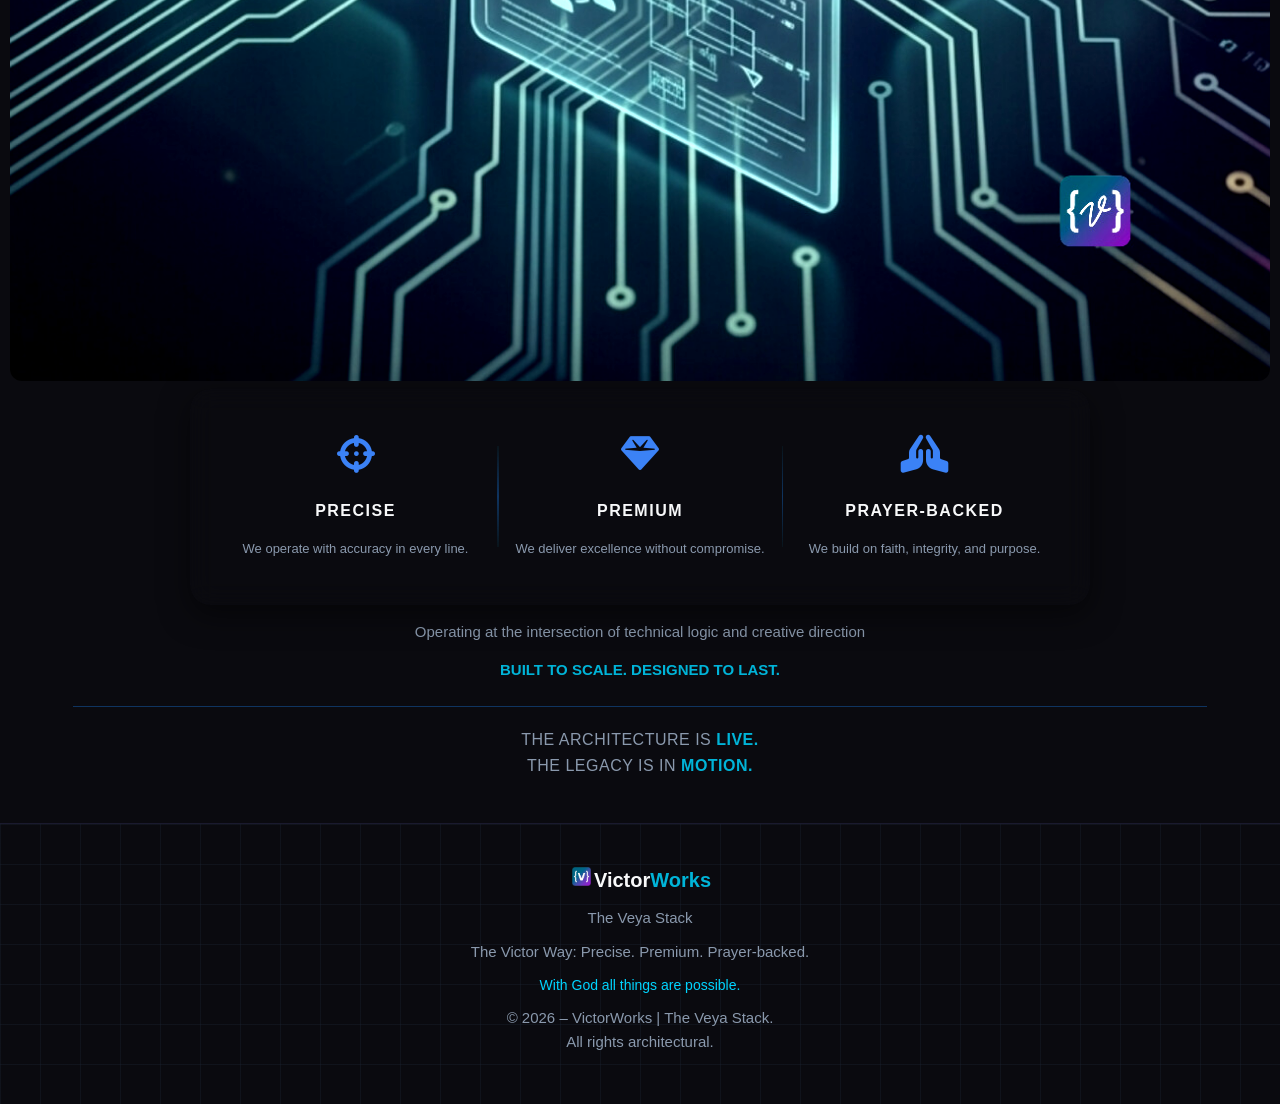
<file: contact.html>
<!DOCTYPE html>
<html>

<head>
    <meta charset="UTF-8">
    <meta name="viewport" content="width=device-width, initial-scale=1.0">
    <title>Let’s Talk Money | VictorWorks</title>
    <meta name="theme-color" content="#7B2FFF">

    <meta name="description" content="Tell me your idea, I'll tell you the plan. Let's build profitable digital infrastructure together.">
    <meta name="author" content="Victor Chukwuebuka (Mr. Vexo) — Founder & CEO">

    <meta property="og:title" content="Let’s Talk Money | VictorWorks">
    <meta property="og:description" content="Tell me your idea, I'll tell you the plan. Get a custom web engineering quote.">
    <meta property="og:url" content="https://victorworks-veya.netlify.app/contact">
    <meta property="og:image" content="https://victorworks-veya.netlify.app/assets/images/og-veyastack.png">
    <meta property="og:type" content="website">

    <link rel="icon" type="image/png" sizes="32x32" href="assets/images/favicon.png">
    <link rel="stylesheet" href="style.css">
    <link rel="stylesheet" href="https://cdnjs.cloudflare.com/ajax/libs/font-awesome/6.4.0/css/all.min.css">
    <link rel="preconnect" href="https://fonts.google.com">
<link rel="preconnect" href="https://fonts.gstatic.com" crossorigin>
<link href="https://fonts.googleapis.com/css2?family=Plus+Jakarta+Sans:wght@400;600;800&display=swap" rel="stylesheet">
</head>

<body>
  <header>
  <nav>
    <ul>
      <li><a href="index.html" class="reload" onclick="refreshPage"><span class="works">Victor</span>Works</a></li>
      <li class="hidesidebar"><a href="index.html">Home</a></li>
      <li class="hidesidebar"><a href="skills.html">Skills</a></li>
      <li class="hidesidebar"><a href="about.html">About</a></li>
      <li class="hidesidebar"><a href="contact.html">Contact</a></li>
      <li class="menu-botton" onclick=shownav()><svg class="menu" xmlns="http://www.w3.org/2000/svg" height="24px" viewBox="0 -960 960 960" width="24px" fill="var(--gray)" filter="blur(0.55px)"><path d="M120-240v-80h720v80H120Zm0-200v-80h720v80H120Zm0-200v-80h720v80H120Z"/></svg></a></li>
    </ul>
    
    <ul class="sidebar">
       <li onclick=hidenav()><a href="#" ><svg xmlns="http://www.w3.org/2000/svg" height="24px" viewBox="0 -960 960 960" width="24px" fill="var(--gray)" filter="blur(0.55px)"><path d="M400-240 160-480l240-240 56 58-142 142h486v80H314l142 142-56 58Z"/></svg></a></li>

      <li><a href="https://victorworks-veya.netlify.app/" class="reload" onclick="refreshPage" target="_blank"><span class="works">Victor</span>Works</a></li>
      <li class="navhover"><a href="index.html">Home</a></li>
      <li class="navhover"><a href="skills.html">Skills</a></li>
      <li class="navhover"><a href="about.html">About</a></li>
      <li class="navhover"><a href="contact.html">Contact</a></li>
         </ul>
         
         
  </nav>
</header>

<section>
   <!--- Premium. Precise. Prayer-backed 🙏 --->
<div class="ppp" id="veyastack">
     <div class="stack-tm">
     <p> | The Veya Stack</p>
     </div>
     <div class="ppp-img-box">
       <img src="assets/images/ppp-stack.jpg" alt="Stack" class="ppp-img">
     </div>
     
     <div class="ppp-belief">
       <div class="row">
         <div class="pillar-fa">
         <i class="fa-solid fa-crosshairs"></i>
         </div>
         <h3>PRECISE</h3>
         <p>We operate with accuracy in every line.</p>
     </div>
       
   <div class="pillar-divider"></div>
   
       <div class="row">
         <div class="pillar-fa">
         <i class="fa-solid fa-gem"></i>
         </div>
         <h3>PREMIUM</h3>
         <p>We deliver excellence without compromise.</p>
       </div>
       
  <div class="pillar-divider"></div>
          
       <div class="row">
         <div class="pillar-fa">
         <i class="fa-solid fa-hands-praying"></i>
         </div>
         <h3>PRAYER-BACKED</h3>
         <p>We build on faith, integrity, and purpose.</p>
       </div>
  
     </div>
     
     <div class="ppp-tag">
       <p>Operating at the intersection of technical logic and creative direction</p>
       <span>Built to Scale. Designed to Last.</span>
     </div>
     <div class="ppp-stamp">
       <p>The Architecture is <span class="stamp">Live.</span></p>
       <p>The Legacy is in <span class="stamp">Motion.</span></p>
     </div>
   </div>
    <!--- Premium. Precise. Prayer-backed 🙏 --->
</section>

<div style="position:fixed; bottom:0; left:0; right:0; background:#0A0A0F; border-top:2px solid #00B4D8; padding:12px; z-index:9999;">
  <a href="https://wa.me/2348135834000" style="display:block; background: linear-gradient(80deg, #00D4FF 0%, #7B2FFF 115%); color:#0A0A0F; text-align:center; padding:14px; border-radius:50px; font-weight:800; text-decoration:none;" target="_blank">
    Secure Consultation
  </a>
</div>



<!--- Footer 🐾 --->
<footer>
    <a href="index.html" class="vw"><div class="f-label">
  <img src="assets/images/og-veyastack.png" alt="VictorWorks Logo" class="footer-image"><p class="footer-label">Victor<span class="worker">Works</span></p>
  </div></a>
  <a href="https://veya.stack" class="vw"><p>The Veya Stack</p></a>
  <div class="f-bottom">
    <p>The Victor Way: Precise. Premium. Prayer-backed.</p>
    <p class="f-bottom way">With God all things are possible.</p>
    <p class="#">&copy 2026 – VictorWorks | The Veya Stack.</p>
    <p>All rights architectural.</p>
  </div>
</footer>
<!--- Footer Ends 🖊️--->


<script>
  function shownav(){
    const sidebar = document.querySelector ('.sidebar')
    sidebar.style.display = 'flex'
  }
function hidenav(){
    const sidebar = document.querySelector ('.sidebar')
    sidebar.style.display = 'none'
}
</script>
</body>

</html>
</file>
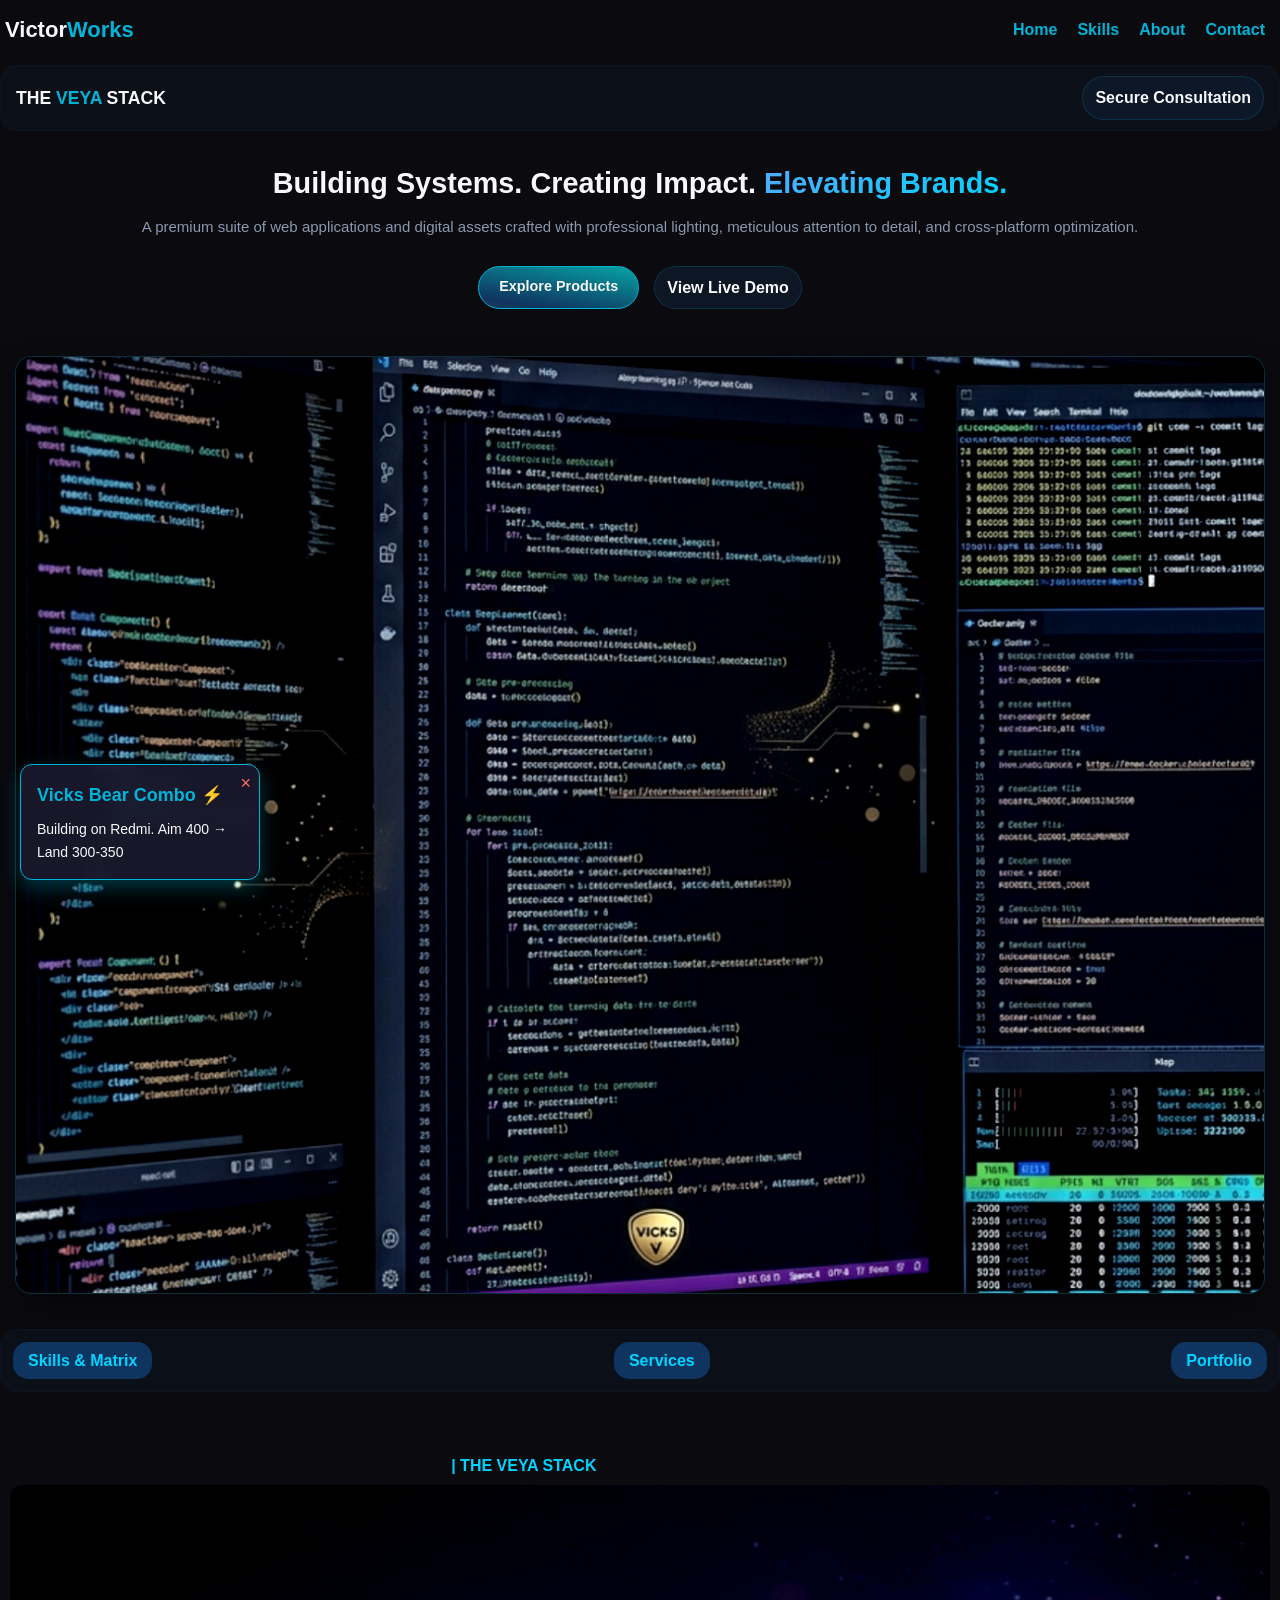
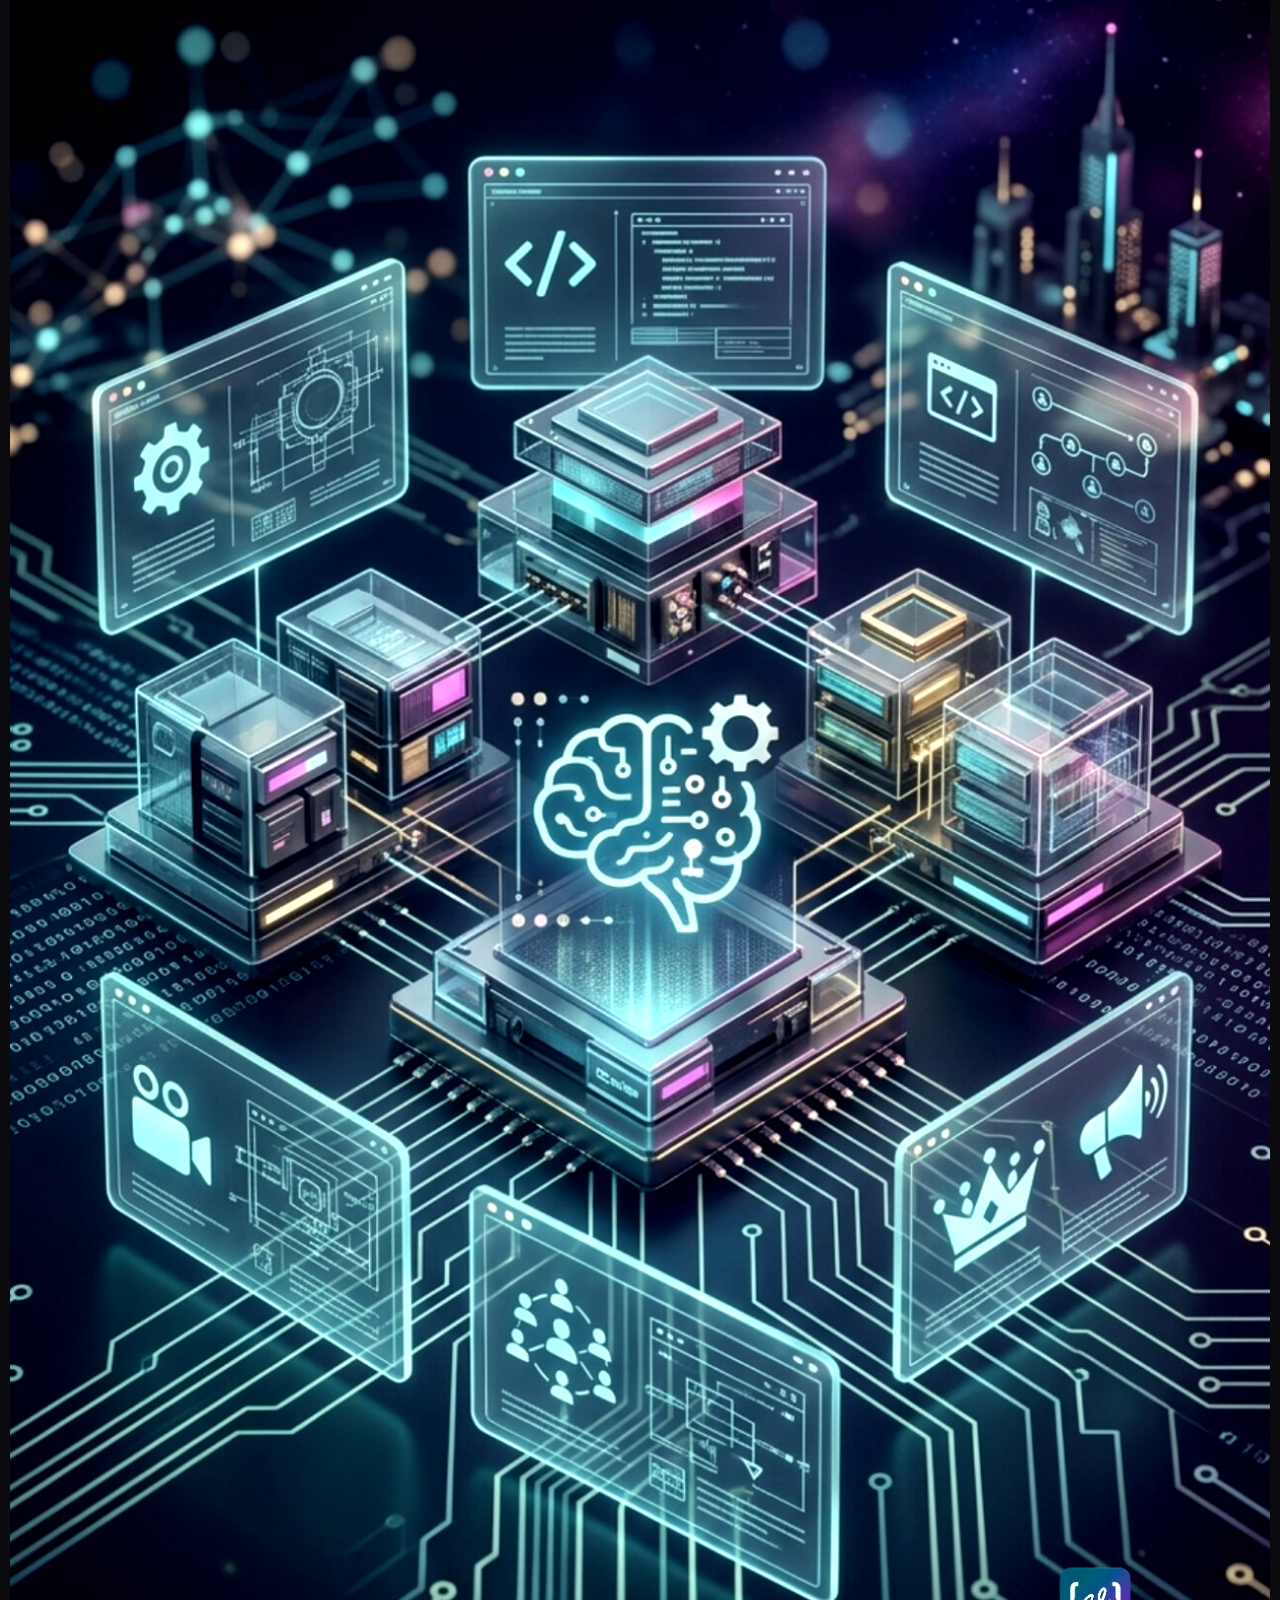
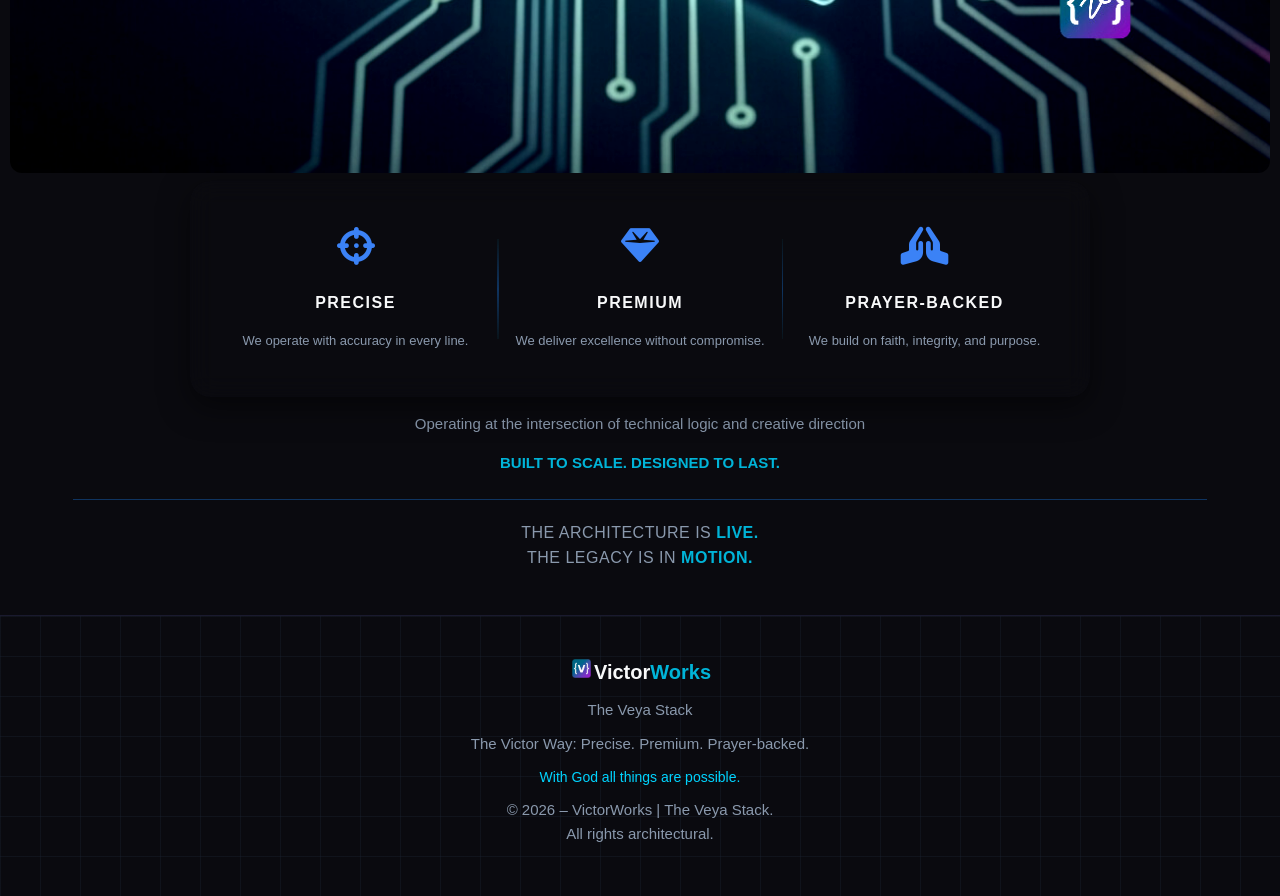
<file: skills.html>
<!DOCTYPE html>
<html>

<head>
    <meta charset="UTF-8">
    <meta name="viewport" content="width=device-width, initial-scale=1.0">
    <title>My Toolkit | VictorWorks</title>
    <meta name="theme-color" content="#7B2FFF">

    <meta name="description" content="Explore The Veya Stack. The exact technical weapons and infrastructure used to build high-performance web systems.">
    <meta name="author" content="Victor Chukwuebuka (Mr. Vexo) — Founder & CEO">

    <meta property="og:title" content="My Toolkit | VictorWorks">
    <meta property="og:description" content="Explore The Veya Stack. The technical architecture behind fast, secure systems.">
    <meta property="og:url" content="https://victorworks-veya.netlify.app/skills">
    <meta property="og:image" content="https://victorworks-veya.netlify.app/assets/images/og-veyastack.png">
    <meta property="og:type" content="website">

    <link rel="icon" type="image/png" sizes="32x32" href="assets/images/favicon.png">
    <link rel="stylesheet" href="style.css">
    <link rel="stylesheet" href="https://cdnjs.cloudflare.com/ajax/libs/font-awesome/6.4.0/css/all.min.css">
    <link rel="preconnect" href="https://fonts.google.com">
<link rel="preconnect" href="https://fonts.gstatic.com" crossorigin>
<link href="https://fonts.googleapis.com/css2?family=Plus+Jakarta+Sans:wght@400;600;800&display=swap" rel="stylesheet">


<style>

.float-box {
  position: fixed;
  bottom: 20px;
  left: 20px; /* Changed to left */
  z-index: 9998;
  width: 240px;
  background: rgba(26, 26, 46, 0.9);
  backdrop-filter: blur(10px); /* Glass effect */
  border: 1px solid var(--cyan);
  border-radius: 12px;
  padding: 16px;
  color: #F8F9FA;
  font-size: 14px;
  box-shadow: 0 8px 20px rgba(0,180,216,0.3);
  animation: slideIn 0.5s ease;
}

.float-box h4 {
  margin: 0 0 8px 0;
  color: var(--cyan);
  font-size: 18px;
}

.float-box button {
  position: absolute;
  top: 8px;
  right: 8px;
  background: none;
  border: none;
  color: #FF6B6B;
  font-size: 18px;
  cursor: pointer;
}

@keyframes slideIn {
  from { 
      transform: translateX(-100%); opacity: 0;
  }
  right: 25px;
}
</style>
</head>

<body>
  <header>
   <nav>
    <ul>
      <li><a href="victorworks" class="reload"><span class="works">Victor</span>Works</a></li>
      <li class="hidesidebar"><a href="index.html">Home</a></li>
      <li class="hidesidebar"><a href="skills.html">Skills</a></li>
      <li class="hidesidebar"><a href="about.html">About</a></li>
      <li class="hidesidebar"><a href="contact.html">Contact</a></li>
      <li class="menu-botton" onclick=shownav()><svg class="menu" xmlns="http://www.w3.org/2000/svg" height="24px" viewBox="0 -960 960 960" width="24px" fill="var(--gray)" filter="blur(0.55px)"><path d="M120-240v-80h720v80H120Zm0-200v-80h720v80H120Zm0-200v-80h720v80H120Z"/></svg></a></li>
    </ul>
    
    <ul class="sidebar">
       <li onclick=hidenav()><a href="#" ><svg class="arrow" xmlns="http://www.w3.org/2000/svg" height="24px" viewBox="0 -960 960 960" width="24px" fill="var(--gray)" filter="blur(0.55px)"><path d="M400-240 160-480l240-240 56 58-142 142h486v80H314l142 142-56 58Z"/></svg></svg></a></li>


      <li><a href="https://victorworks-veya.netlify.app/" class="reload" ondblclick="refreshPage()" target="_blank"><span class="works">Victor</span>Works</a></li>
      <li class="navhover"><a href="index.html">Home</a></li>
      <li class="navhover"><a href="skills.html">Skills</a></li>
      <li class="navhover"><a href="about.html">About</a></li>
      <li class="navhover"><a href="contact.html">Contact</a></li>
         </ul>
  </nav>
</header>
<div class="float-box">
  <h4>Vicks Bear Combo ⚡</h4>
  <p>Building on Redmi. Aim 400 → Land 300-350</p>
  <button onclick="this.parentElement.style.display='none'">×</button>
</div>


<section class="sky">
  
  <!--- Nav Consultation Begins ☺️ --->
  <div class="skill-c">
    <a href="#veyastack" class="skill-cs">The <span>Veya</span> Stack</a>
    
    <a href="#" class="skill-cst" target="_blank">Secure Consultation</a>
  </div>
    <!--- Nav Consultation Ends 😁 --->
    
      <!--- Header Text Begins ☺️ --->
  <div class="skill-head">
    <h1>Building Systems. Creating Impact. <span>Elevating Brands.</span></h1>
    <p>A premium suite of web applications and digital assets crafted with professional lighting, meticulous attention to detail, and cross-platform optimization.</p>
    <div class="skill-head-link">
    <a href="#" class="aang kitara" target="_blank">Explore Products</a>
    <a href="#" class="skill-cst" target="_blank">View Live Demo</a>
    </div>
  </div>
    <!--- Header Text Ends 😁 --->
    
     <!--- Rotational Div Ends ☺️ --->
     <div class="ron">
     <div class="img-rot">
       <div class="img-rotn">
         <div class="slide-frame"><img src="assets/images/sm-mechanics-07.jpg" alt="#" class="slide-frame-img ppp-img"></div>
         <div class="slide-frame"><img src="assets/images/sm-mechanics-06.jpg" alt="#" class="slide-frame-img ppp-img"></div>
         <div class="slide-frame"><img src="assets/images/sm-mechanics-04.jpg" alt="#" class="slide-frame-img ppp-img"></div>
         <div class="slide-frame"><img src="assets/images/sm-mechanics-03.jpg" alt="#" class="slide-frame-img ppp-img"></div>
         <div class="slide-frame"><img src="assets/images/sm-mechanics-02.jpg" alt="#" class="slide-frame-img ppp-img"></div>
         <div class="slide-frame"><img src="assets/images/sm-mechanics-01.jpg" alt="#" class="slide-frame-img ppp-img"></div>
         <div class="slide-frame"><img src="assets/images/ppp-stack.jpg" alt="#" class="slide-frame-img ppp-img"></div>
       </div>
       </div>
       
     </div>
      <!--- Rotational Div Ends 😁 --->
      <div class="link-row skill-c">
        <a href="#skills-matrix">Skills & Matrix</a>
        <a href="#services">Services</a>
        <a href="#portfolio">Portfolio</a>
      </div>
   <!--- Premium. Precise. Prayer-backed 🙏 --->
<div class="ppp" id="veyastack">
     <div class="stack-tm">
     <p> | The Veya Stack</p>
     </div>
     <div class="ppp-img-box">
       <img src="assets/images/ppp-stack.jpg" alt="Stack" class="ppp-img">
     </div>
     
     <div class="ppp-belief">
       <div class="row">
         <div class="pillar-fa">
         <i class="fa-solid fa-crosshairs"></i>
         </div>
         <h3>PRECISE</h3>
         <p>We operate with accuracy in every line.</p>
     </div>
       
   <div class="pillar-divider"></div>
   
       <div class="row">
         <div class="pillar-fa">
         <i class="fa-solid fa-gem"></i>
         </div>
         <h3>PREMIUM</h3>
         <p>We deliver excellence without compromise.</p>
       </div>
       
  <div class="pillar-divider"></div>
          
       <div class="row">
         <div class="pillar-fa">
         <i class="fa-solid fa-hands-praying"></i>
         </div>
         <h3>PRAYER-BACKED</h3>
         <p>We build on faith, integrity, and purpose.</p>
       </div>
  
     </div>
     
     <div class="ppp-tag">
       <p>Operating at the intersection of technical logic and creative direction</p>
       <span>Built to Scale. Designed to Last.</span>
     </div>
     <div class="ppp-stamp">
       <p>The Architecture is <span class="stamp">Live.</span></p>
       <p>The Legacy is in <span class="stamp">Motion.</span></p>
     </div>
   </div>
    <!--- Premium. Precise. Prayer-backed 🙏 --->
    
</section>

<!--- Footer 🐾 --->
<footer>
    <a href="index.html" class="vw"><div class="f-label">
  <img src="assets/images/og-veyastack.png" alt="VictorWorks Logo" class="footer-image" download="stack.png"><p class="footer-label">Victor<span class="worker">Works</span></p>
  </div></a>
  <a href="https://veya.stack" class="vw"><p>The Veya Stack</p></a>
  <div class="f-bottom">
    <p>The Victor Way: Precise. Premium. Prayer-backed.</p>
    <p class="f-bottom way">With God all things are possible.</p>
    <p class="#">&copy 2026 – VictorWorks | The Veya Stack.</p>
    <p>All rights architectural.</p>
  </div>
</footer>
<!--- Footer Ends 🖊️--->


<script>
  function shownav(){
    const sidebar = document.querySelector ('.sidebar')
    sidebar.style.display = 'flex'
  }
function hidenav(){
    const sidebar = document.querySelector ('.sidebar')
    sidebar.style.display = 'none'
}
</script>
</body>

</html>
</file>
<file: style.css>
/*colors*/
:root {
  --black: #0A0A0F;
  --cyan: #00B4D8;
  --white: #F8F9FA;
  --void: #1A1A2E;
  --space: #16213E;
  --royal: #0F3460;
  --aqua: #00F5D4;
  --coral: #FF6B6B;
  --yellow: #FFD93D;
  --Teal: #95E1D3;
  --gray: #ADB5BD;
  --purple: #6C63FF;
  --green: #2EC4B6;
  --orange: #FF9F1C;
  --crimson: #E71D36;
  --glass-text: #8a99ad;
  --electric: #4facfe;
  --deep-electric: #3B82F6;
  --soft-teal: #00D4FF;
  
  --text-fade: #8e9aa8;
  --faint: rgba(255, 255, 255, 0.08);
  --glass-bg: rgba(15, 26, 42, 0.4);
  --glass-border: rgba(0, 212, 255, 0.15);
  --img: grayscale(20%) contrast(130%);
    --slide-count: 7;
}
/*colors end*/

*{
    margin: 0;
    padding: 0;
    box-sizing: border-box;
}
.fa {
    color: #00F0FF; /* Your signature cyan */
    font-size: 1rem;
    text-shadow: 0 0 10px rgba(0, 240, 255, 0.5); /* Glow effect */
}

body {
    font-family: 'Inter', 'Poppins', sans-serif;
  font-size: 16px;
  font-weight: 400;
  color: var(--white);
  background: var(--black);
  justify-content: center;
  line-height: 1.6;
  align-items: center;
  text-align: left;
  min-height: 100vh;
}

/*navigation*/
nav {
    position: fixed;
  padding: 5px;
  background: rgba(10,10,15,0.8);
  backdrop-filter: blur(10px);
  z-index: 100;
  display: flex;
  justify-content: space-between;
  font-weight: bolder;
  width: 100%;
}

nav ul{
    width: 100%;
    list-style: none;
    display: flex;
    justify-content: flex-end;
    align-items: center;
}
nav li{
    height: 50px;
}
nav a{
    height: 100%;
    padding: 0 10px;
    text-decoration: none;
    display: flex;
    align-items: center;
    color: var(--cyan);
    cursor: pointer;
}

nav li:first-child{
    margin-right: auto;
}
ul > .navhover:after{
    content: '';
    width: 0;
    height: 1.5px;
    background: var(--cyan);
   display: block; 
   margin-left: 7px;
     transition: 0.5s;
}
ul > .navhover:hover:after{
    width: 30px;
    display: block;
      transition: 0.5px;
}
ul > .hidesidebar:after{
    content: '';
    width: 0;
    height: 1.5px;
    background: var(--cyan);
   display: block; 
   margin: auto;
   transition: 0.5s;
}
ul > .hidesidebar:hover:after{
    width: 30px;
    display: block;
    transition: 0.5px;
}
.hidesidebar{
    text-align: left;
}
.works{
    color: #F8F9FA;
}
.sidebar{
    position: fixed;
    top: 0;
    right: 0;
    height: auto;
    width: 200px;
    z-index: 999;
    background: rgba(10,10,15,1.5);
  backdrop-filter: blur(10px);
    box-shadow: 15px 0 15px rgba(0,0,0,0.1);
  display: none;
  flex-direction: column;
  align-items: flex-start;
  justify-content: flex-start;
  border-radius: 9px 0 0 9px;
  animation: slideIn 0.5s ease;
}
.sidebar li{
    width: 100%;
}
.sidebar a{
    width: 100%;
}
/*navigation ends*/

button > box {
    background: linear-gradient(135deg, #7B2FFF 0%, #00D4FF 100%);
    color-scheme: var(--coral);
}
button:active {
  transform: scale(0.95);
}
.reload{
    font-size: 22px;
    font-weight: 800;
    padding: 0;
}
@keyframes slideIn {
  from { transform: translateX(100%); opacity: 0; }
}
.alignment{
    justify-content: center;
    align-items: center;
    display: flex;
    flex-direction: column;
}
.shade{
    display: flex;
    flex-direction: column;
   align-items: center;
   text-align: center;
   padding: 70px 20px;
   padding-bottom: 15px;
}
.shade p{
    font-size: 14px;
    color: var(--cyan);
    font-weight: bold;
}
.shade h1{
    font-weight: 1000;
    font-size: 45px;
}
.shade div{
    width: 150.5px;
    height: 150.5px;
    border-radius: 160% 80% 160% 80% / 80% 160% 80% 160%;
    background: linear-gradient(255deg, rgba(76, 176, 253, 0.7), rgba(0, 174, 248, 0.4));
    
    border: 1.5px solid var(--royal);
    align-items: center;
    display: flex;
    margin-bottom: 20px;
    position: relative;
    justify-content: center;
    backdrop-filter:  blur(12px);
    box-shadow: 0 0 120px rgba(0, 242, 254, 0.1);
}

.victorimg{
    height: 135px;
    width: 135px;
    border-radius: 30%;
    object-fit: cover;
    border: 3px solid transparent;
    background-image: linear-gradient(#222, #222), linear-gradient(250deg, #00f0ff);
            background-origin: border-box;
            background-clip: padding-box, border-box;
    background-color: var(--black);
}
.avatar{
    width: 100%;
    justify-content: center;
    display: flex;
    gap: 15px;
}
.aang{
    border-radius: 25px;
    padding: 8px 20px;
    font-size: 0.9rem;
    font-weight: 600;
    transition: 0.3s ease;
    color: var(--white);
    text-decoration: none;
}
.toph{
    border: 0.5px solid var(--cyan);
    background: transparent;
}
.kitara{
    border: 1px solid var(--cyan);
    background: linear-gradient(370deg, rgba(79, 172, 254, 0.3), var(--royal) 11px, var(--aqua) 160.5%, rgba(0, 242, 254, 0.3));
}
.aang:hover{
        box-shadow: 0 0 15px rgba(0, 242, 254, 0.3);
        transform: translateY(-2px);
         cursor: pointer;
}
.flyer-div{
    padding: 50px;
    align-items: center;
    display: flex;
    flex-direction: column;
    gap: 20px;
    width: 100%;
}
.flyer-text{
    font-weight: 700;
    font-size: 25px;
}
.flyer{
    height: auto;
    max-width: 280px;
    border: 0.5px solid var(--royal);
    background: rgba(25, 30, 45, 0.45);
    transition: 0.3s ease;
    backdrop-filter:  blur(12px);
  border-radius: 16px;
  padding: 24px;
  text-align: left;
  display: flex;
  flex-direction: column;
    
}
.worker{
    color: var(--cyan);
}
.flyer .text{
    font-weight: 800;
    font-size: 12px;
}
.flyer:hover{
        box-shadow: 0 0 15px rgba(0, 242, 254, 0.5);
        transform: translateY(-2px);
         cursor: pointer;
}
.flyer-top{
    width: 35%;
    border-radius: 10px;
    white-space: nowrap;
    border: 0.3px solid var(--cyan);
    text-decoration: none;
    color: var(--white);
    font-weight: 700;
    font-size: 10px;
    background: linear-gradient(45deg, var(--royal) 4px, var(--cyan) 150px);
    transition: 0.3s ease;
    text-align: center;
    margin: -20px 0 0 70%;
    
}
.flyer-top:hover{
    box-shadow: 0 0 15px rgba(0, 242, 254, 0.2);
        transform: translateY(-1.5px);
         cursor: pointer;
}
.sokka{
    font-size: 1.5rem;
    margin: 5px 0 5px 0;
    font-weight: 800;
}
.flyer-tag{
    font-size: 11px;
    font-weight: 500;
    text-shadow: 0 0 10px rgba(0, 240, 255, 0.5);
}

.flyer-details{
    display: flex;
    padding: 12px;
    min-height: 300px;
    gap: 20px;
    width: 250px;
    margin-left: -7px;
    flex-wrap: wrap;
}
.flyer-details .box{
    border: 1px solid rgba(255, 255, 255, 0.08);
    background: linear-gradient(45deg, var(--space) 30%, var(--cyan) 250%);
    border-radius: 10px;
    height: auto;
    width: 100px;
    padding: 5px 0 0 20px;
      box-shadow: 0 5px  5px 0 var(--royal);
  backdrop-filter: blur(50px);
}
.box p{
    font-size: 13px;
    font-weight: 800;
    color: var(--cyan);
}
.box li{
    padding: 2px 0 0 0;
    font-size: 11px;
    color: var(--white);
    font-weight: 500;
}
.box li::marker{
    color: var(--cyan);
    font-size: 10px;
}
.french{
    width: 100%;
    color: var(--white);
    text-decoration: none;
    border: 1px solid var(--cyan);
    background: linear-gradient(4deg, var(--royal) 20%, var(--aqua) 150%);
    text-align: center;
    border-radius: 25px;
    padding: 8px 20px;
    font-size: 0.9rem;
    font-weight: 600;
    transition: 0.3s ease;
}
.french:hover{
        box-shadow: 0 0 15px rgba(0, 242, 254, 0.3);
        transform: translateY(-2px);
         cursor: pointer;
}
.suri{
    color: var(--cyan);
}
.piller{
    display: flex;
    justify-content: center;
    align-items: center;
    flex-direction: column;
  padding: 24px;
  max-width: auto;
  backdrop-filter: blur(12px); /* Blurred glass effect */
}
.pillar-tag{
    font-size: 13px;
    color: var(--cyan);
}
.piller-veya{
    color: var(--glass-text);
  font-size: 0.85rem;
  line-height: 1rem;
  font-weight: 500;
  
}
.piller-phase{
    color: var(--white);
    font-size: 1.4rem;
    font-weight: 900;
    margin: 0 0 3px 0;
}
.piller-grid{
    display: flex;
    flex-wrap: wrap;
    gap: 5px;
    align-items: center;
    justify-content: center;
    min-width: 110%;
}
.pillers-text{
    text-align: left;
  display: flex;
  background: rgba(25, 30, 45, 0.45);
  border: 1px solid rgba(255, 255, 255, 0.08);
  flex-direction: column;
  border-radius: 10px;
    height: 130px;
    width: 109px;
    padding: 5px 0 0 20px;
  backdrop-filter: blur(50px);
}
.pillers-text h3{
    font-size: 1.1rem;
  margin: 0 0 1px 0;
  font-weight: 600;
}
.pillers-text p{
    color: var(--glass-text);
  font-size: 0.65rem;
  line-height: 1.3;
  margin: 0 0 2px 0;
}
.pillers-text.grind{
    border: 1.5px solid var(--royal);
    backdrop-filter: blur(50pc);
    box-shadow: 0 5px 10px 0.5px var(--royal);
}
.pillers-text:hover{
    transition: 0.3s ease;
    border: 1.5px solid var(--royal);
    backdrop-filter: blur(50pc);
    box-shadow: 0 5px 10px 0.5px var(--royal);
}
.pillers-text.grind:hover{
    background: rgba(25, 30, 45, 0.45);
  border: 1px solid rgba(255, 255, 255, 0.08);
  box-shadow: none;
}
.pillar-icon{
    color: var(--electric);
  filter: drop-shadow(0 0 10px rgba(0, 160, 255, 0.5));
  filter: drop-shadow(0 0 10px rgba(0, 160, 255, 0.5));
}
footer{
    display: flex;
    bottom: 20px;
    flex-direction: column;
    align-items: center;
    justify-content: center;
    padding: 40px 5%;
    border-top: 1px solid var(--void);
    color: var(--glass-text);
    font-size: 14px;
    background-size: 40px 40px;
    background-image: linear-gradient(to right, rgba(30, 41, 59, 0.3) 1px, transparent 1px), linear-gradient(to bottom, rgba(30, 41, 59, 0.3) 1px, transparent 1px);
}
.footer-image{
    height: 25px;
    width: 25px;
}
.footer-label{
    font-weight: 700;
    font-size: 20px;
    color: var(--white);
}
.f-label{
    display: flex;
    flex-direction: nowrap;
    margin: 0 0 10px 0;
    cursor: pointer;
}
footer p{
    font-size: 15px;
    font-weight: 500;
    color: var(--glass-text);
}
.f-bottom{
    display: flex;
    flex-direction: column;
    align-items: center;
    justify-content: center;
    text-align: center;
    padding: 10px;
}
.f-bottom.way{
     font-size: 14px;
    color: var(--soft-teal);
    font-weight: 400;
}
.vw{
    text-decoration: none;
}
.system-mechanics{
    display: flex;
    flex-direction: column;
    justify-content: flex-start;
    align-items: flex-start;
    padding: 20px 10px;
    padding-top: 40px;
}
.sm-label{
    color: var(--soft-teal);
    font-weight: 500;
    display: inline-block;
    letter-spacing: 2px;
    margin-bottom: 12px;
}
.sm-header{
    font-size: 35px;
    font-weight: 800;
    line-height: 1.15;
  margin-bottom: 24px;
  letter-spacing: -0.5px;
}
.sm-paragraph{
    color: var(--text-fade);
    font-size: 16px;
   line-height: 1.6;
   margin-bottom: 40px;
}
.sm-group{
    align-items: center;
    justify-content: center;
    display: flex;
    flex-direction: column;
    gap: 20px;
    margin-bottom: 40px;
    padding: 15px;
}
.sm-engine{
    padding: 30px;
    display: flex;
    gap: 15px;
    background: rgba(25, 30, 45, 0.45);
  border: 1px solid rgba(255, 255, 255, 0.08);
  border-radius: 16px;
}
.sm-engine:hover{
    box-shadow: 0 0 15px rgba(0, 242, 254, 0.1);
        transform: translateY(-2px);
         cursor: pointer;
}
.engine-icon{
    width: 48px;
    height: 48px;
    border-radius: 10px;
    display: flex;
    align-items: center;
    justify-content: center;
    flex-shrink: 0;
    border: 0.5px solid var(--glass-text);
}
.engine-texts{
    padding: 10px;
}
.engine-texts h3{
    font-size: 18px;
  font-weight: 700;
  margin-bottom: 6px;
}
.engine-texts p{
    color: var(--text-fade);
    font-size: 14px;
    line-height: 1.5;
}
.sm-conversion{
    padding: 30px;
    display: flex;
    gap: 15px;
    background: rgba(25, 30, 45, 0.45);
  border: 1px solid rgba(255, 255, 255, 0.08);
  border-radius: 16px;
}
.sm-conversion:hover{
    box-shadow: 0 0 15px rgba(0, 242, 254, 0.1);
        transform: translateY(-2px);
         cursor: pointer;
}
.conversion-icon{
    height: 50px;
    width: 50px;
    border: 0.5px solid var(--glass-text);
    width: 48px;
  height: 48px;
  border-radius: 10px;
  display: flex;
  align-items: center;
  justify-content: center;
  flex-shrink: 0;
}
.conversion-texts{
    padding: 10px;
}
.conversion-texts h3{
    font-size: 18px;
    font-weight: 700;
    margin-bottom: 6px;
}
.conversion-texts p{
    color: var(--text-fade);
    font-size: 14px;
    line-height: 1.5;
}
.sm-paw{
    display: flex;
  flex-direction: column; /* Stacked vertically on mobile */
  align-items: flex-start;
  gap: 16px;
  width: 100%;
  max-width: 1200px;
  margin: 0 auto;
  padding: 16px 20px;
  background: rgba(15, 26, 42, 0.6); /* Glassmorphism background */
  border: 0.5px solid rgba(0, 212, 255, 0.15);
  border-radius: 16px;
  backdrop-filter: blur(12px);
  -webkit-backdrop-filter: blur(12px);
}
.profile-info{
    display: flex;
  align-items: center;
  gap: 14px;
}
.img-div{
    width: 52px;
  height: 52px;
  border-radius: 50%;
  background: linear-gradient(135deg, #00D4FF, #7B2FFF);
  padding: 2px; /* Creates the outer glowing border line */
  flex-shrink: 0;
  box-shadow: 0 0 12px rgba(0, 212, 255, 0.3);
}
.sm-icons{
    color: var(--soft-teal);
    font-size: 1rem;
    text-shadow: 0 0 10px rgba(0, 240, 255, 0.5);
}
.paw-logo{
      width: 100%;
  height: 100%;
  border-radius: 50%;
  object-fit: cover;
  background-color: #111;
  display: block;
}
.paw-head{
    font-size: 18px;
  font-weight: 700;
  color: #ffffff;
  line-height: 1.2;
}
.paw-paragraph{
    font-size: 13px;
  color: #8e9aa8;
  font-weight: 400;
  margin-top: 2px;
}
.paw-link{
    width: 100%; /* Spans full width on mobile viewports */
  display: inline-flex;
  align-items: center;
  justify-content: center;
  gap: 8px;
  padding: 14px 28px;
  border-radius: 50px;
  background: linear-gradient(135deg, #00D4FF 0%, #7B2FFF 100%);
  color: #ffffff;
  text-decoration: none;
  font-size: 15px;
  font-weight: 600;
  box-shadow: 0 4px 20px rgba(123, 47, 255, 0.35);
  transition: all 0.3s cubic-bezier(0.16, 1, 0.3, 1);
  cursor: pointer;
}
.paw-link:hover{
    transform: translateY(-2px);
  box-shadow: 0 6px 25px rgba(0, 212, 255, 0.5);
  filter: brightness(1.08);
}
.paw-arg{
    display: flex;
  flex-direction: column;
}
.sm-images{
    width: 100%;
    height: auto;
    padding: 15px 20px;
    align-items: center;
    justify-content: center;
    border: 1px solid white;
    transform: scale(0.5);
  transform-origin: center;
}
.ink{
    padding: 8px;
  background: var(--glass-bg);
  border: 1px solid var(--glass-border);
  border-radius: 16px;
  backdrop-filter: blur(12px);
  -webkit-backdrop-filter: blur(12px);
  box-shadow: 0 20px 40px rgba(0, 0, 0, 0.5);
}
.shrink{
     width: 100%;
  height: 100%;
  object-fit: cover;
  border-radius: 10px;
  filter: grayscale(20%) contrast(110%);
}
.veya-size{
    width: 30px;
  height: 30px;
  border-radius: 50%;
  background: #111;
  border: 1px solid var(--faint);
  margin-left: -8px;
  display: flex;
  align-items: center;
  justify-content: center;
  font-size: 13px;
}
.veya-size:first-child {
    margin-left: 0;
}
.veya-link{
    color: var(--cyan);
    text-decoration: none;
    font-size: 15px;
    font-weight: 800;
    letter-spacing: 1px;
    text-transform: uppercase;
}
.veya-div{
    border: 1px solid var(--soft-teal);
    align-items: center;
    justify-content: center;
    display: flex;
    background: var(--glass-bg);
    z-index: 3;
    margin-left: 15%;
  margin-top: -5%;
  padding: 12px 20px;
  border-radius: 50px;
  gap: 14px;
  transform: scale(0.7);
  transform-origin: center;
  width: 100%;
}
.veya-div:hover{
    transition: 0.3s ease;
    box-shadow: 0 0 15px rgba(0, 242, 254, 0.3);
        transform: scale(0.8);
  transform-origin: center;
         cursor: pointer;
}
.stack-icons{
    display: flex;
  align-items: center;
}
.top-ink{
    width: 80%;
    height: 70%;
    margin-left: -23%;
    z-index: 3;
    object-fit: cover;
    transform: scale(0.4);
  transform-origin: center;
}
.bottom-ink1{
    width: 75%;
    height: 65%;
    margin-left: -15%;
    object-fit: cover;
    transform: scale(0.4);
  transform-origin: center;
}
.bottom-ink2{
    width: 100%;
  height: 30%;
  margin-left: 5%;
  object-fit: cover;
  transform: scale(0.3);
  transform-origin: center;
}

.main-ink{
    width: 75%;
  height: 65%;
  object-fit: cover;
  margin-left: 16%;
  transform: scale(0.7);
  transform-origin: center;
  border-color: rgba(123, 47, 255, 0.25); 
}
.right-ink{
    width: 100%;
  height: 25%;
  margin-left: 30%;
  object-fit: cover;
  transform: scale(0.5);
  transform-origin: center;
}
.left-ink{
    width: 100%;
  height: 30%;
  margin-left: -30%;
  transform: scale(0.4);
  transform-origin: center;
}
.ppp{
    display: flex;
    flex-direction: column;
    align-items: center;
    justify-content: center;
    padding: 20px 10px;
    padding-top: 60px;
}
.stack-tm p{
    color: var(--soft-teal);
    font-size: 1rem;
    font-weight: 600;
    line-height: 1.1rem;
    letter-spacing: 5;
    margin-left: -80%;
    text-transform: uppercase;
    margin-top: 5px;
    margin-bottom: 10px;
}

.ppp-img{
    height: 100%;
    width: 100%;
    filter: var(--img);
    border-radius: 12px;
}
.ppp-img-box{
    height: 100%;
    width: 100%;
    align-items: center;
    justify-content: center;
    transform: scale(1);
  transform-origin: center;
}
.ppp-tag{
    text-align: center;
    padding: 20px;
    padding-top: 5px;
    line-height: 2rem;
}
.ppp-tag p{
    color: var(--glass-text);
    line-height: 1.3rem;
    margin: 12px;
    font-weight: 500;
    font-size: 15px;
}
.ppp-tag span{
    text-transform: uppercase;
    color: var(--cyan);
    font-size: 15px;
    font-weight: 550;
    line-height: 1px;
    
}
.ppp-stamp{
    border-top: 0.5px solid var(--royal);
    width: 90%;
    text-align: center;
    text-transform: uppercase;
    padding: 12px;
    font-weight: 500;
    margin-bottom: 12px;
    padding-top: 20px;
    letter-spacing: 0.5px;
    color: var(--glass-text);
}

.ppp-stamp .stamp{
    color: var(--cyan);
    font-weight: 550;
}
.ppp-belief{
    display: grid;
  /* Strictly 3 equal columns on all screens */
  grid-template-columns: 1fr auto 1fr auto 1fr;
  align-items: center;
  width: 100%;
  max-width: 900px;
  margin: 0 auto;
  padding: 24px 12px;
  border-radius: 15px;
  backdrop-filter: blur(12px);
  -webkit-backdrop-filter: blur(12px);
  box-shadow: 0 10px 30px rgba(0, 0, 0, 0.5);
}
.ppp-belief p{
    color: var(--glass-text);
    line-height: 1.3rem;
    margin: 10px;
    font-weight: 500;
    font-size: 12px;
}
.ppp-belief .row{
  display: flex;
  flex-direction: column;
  align-items: center;
  text-align: center;
  padding: 0 6px;
}
.ppp-belief h3{
    font-weight: 600;
    line-height: 1.1;
}
.pillar-fa{
    font-size: 30px;
  color: var(--deep-electric);
  margin-bottom: 12px;
  /* Neon glow effect matching Veya aesthetic */
  
}

.pillar-divider {
  width: 1.5px;
  height: 70%;
  background: linear-gradient(
    180deg, 
    rgba(0, 212, 255, 0.05) 0%, 
    var(--royal),
    rgba(0, 212, 255, 0.05) 100%
    
  );
}

.spe{
    display: flex;
    flex-direction: column;
    align-items: center;
    justify-content: center;
    padding: 2rem;
    gap: 20px;
    border-top: 0.5px solid var(--royal);
}
.spe-port{
    display: flex;
    flex-wrap: wrap;
    justify-content: center;
    padding-top: 15px;
    gap: 15px;
}
.spe p{
    font-size: 22px;
    font-weight: 600;
}
.spe-port-box{
    background: var(--glass-bg);
  border: 1px solid rgba(255, 255, 255, 0.08);
  border-radius: 16px;
  padding: 20px;
  text-align: left;
  max-width: 300px;
  backdrop-filter: blur(12px); /* Blurred glass effect */
  display: flex;
  flex-direction: column;
  height: 280px;
}
.spe-port-box:hover{
    transform: translateY(-2px);
    transition: 0.3s ease;
    border: 1px solid var(--soft-teal);
    box-shadow: 0 0 15px 0 rgba(0, 250, 280, 0.3);
}

.spe-img{
    width: 100%;
    height: 80%;
    border-radius: 12px;
    object-fit: cover;
    display: block;
}
.spe-port-box span{
    font-weight: 600;
    font-size: 18px;
    padding-top: 12px;
}
.sm-begins{
    align-items: center;
    display: flex;
    flex-wrap: wrap;
    justify-content: center;
    gap: 10px;
    margin: 0;
}
.matrix-card {
  background: rgba(25, 30, 45, 0.45);
  border: 1px solid rgba(255, 255, 255, 0.08);
  border-radius: 16px;
  padding: 24px;
  text-align: left;
  width: 90%;
  backdrop-filter: blur(12px); /* Blurred glass effect */
  display: flex;
  flex-direction: column;
}
.matrix-card:hover {
    transition: 0.3s ease;
    transform: translateY(-2px);
    box-shadow: 0 5px 15px 0 rgba(0, 210, 240, 0.2);
    border: 1px solid var(--soft-teal);
}
.icon-box {
  width: 45px;
  height: 45px;
  background: rgba(79, 172, 254, 0.1);
  border: 1px solid rgba(0, 242, 254, 0.3);
  border-radius: 8px;
  display: flex;
  justify-content: center;
  align-items: center;
  color: var(--cyan);
  margin-bottom: 20px;
}

.matrix-card h3 {
  font-size: 1.1rem;
  margin: 0 0 10px 0;
  font-weight: 600;
}

.matrix-card p {
  color: #8a99ad;
  font-size: 0.85rem;
  line-height: 1.5;
  margin: 0 0 20px 0;
}

.matrix-btn {
  background: linear-gradient( var(--cyan), var(--soft-teal));
  color: #000;
  text-decoration: none;
  padding: 10px;
  border-radius: 8px;
  font-size: 0.8rem;
  font-weight: 700;
  text-align: center;
  display: flex;
  flex-direction: column;
  line-height: 1.2;
}
.matrix-btn:hover{
    box-shadow: 0 0 15px rgba(0, 242, 254, 0.3);
        transform: translateY(-3px);
         cursor: pointer;
}

.matrix-btn small {
  font-size: 0.6rem;
  font-weight: 400;
  opacity: 0.8;
}
.smb{
    align-items: center;
    display: flex;
    flex-wrap: wrap;
    justify-content: center;
}
.smb-head{
         display: flex;
     flex-direction: column;
     text-align: center;
     line-height: 1.5rem;
}
.smb h2{
    font-size: 20px;
    font-weight: 700;
    letter-spacing: 1.1;
}
.smb p{
    color: var(--glass-text);
    font-weight: 500;
    font-size: 13px;
}





/* Media Query */


@media (min-width: 600px) {
    .menu-botton{
    display: none;
        padding: 0;
        top: 0;
        bottom: 0;
        right: 0;
        padding-block: 15px;
        position: fixed;
        cursor: pointer;
    }
    .matrix-card{
        width: 280px;
    }
    .sm-paw{
        flex-direction: row; /* Converts into a single horizontal row */
    justify-content: space-between; /* Keeps profile on left, button on right */
    align-items: center;
    padding: 20px 32px;
    border-radius: 20px;
    }
    .img-div{
        width: 64px;
    height: 64px;
    }
    .paw-head{
        font-size: 22px;
    }
    .paw-paragraph{
        font-size: 15px;
    }
    .paw-link{
        width: auto; /* Button shrinks to fit its text on desktop */
    padding: 16px 36px;
    font-size: 16px;
    }
    .ppp-belief{
        padding: 36px 24px;
        border-radius: 20px;
    }
    .ppp-belief h3{
        font-size: 16px;
    letter-spacing: 1.5px;
    margin-bottom: 10px;
    }
    .ppp-belief p{
        font-size: 13px;
    line-height: 1.5;
    }
    .pillar-fa{
        font-size: 38px;
    margin-bottom: 16px;
    }
    .row{
        padding: 0 16px;
    }
.arrow{
    position: fixed;
    cursor: pointer;
}


}

@media(max-width: 599px) {
    .hidesidebar{
        display: none;
        cursor: pointer;
    }
    .menu-botton{
        display: block;
        padding: 0;
        top: 0;
        bottom: 0;
        padding-block: 15px;
        right: 0;
        position: fixed;
        cursor: pointer;
    }

}


.skill-cs{
    text-decoration: none;
    color: var(--white);
    text-transform: uppercase;
    letter-spacing: 1;
    font-weight: 700;
    font-size: 1.1rem;
    white-space: nowrap;
    
}
.sky span{
    color: var(--cyan);
}
.skill:hover{
    transform: translateY(-2px);
    text-shadow: 0 5px 15px 0 rgba(0, 210, 240, 0.2);
}
.skill-cst{
    color: var(--white);
    font-size: 1rem;
    font-weight: 600;
    text-decoration: none;
    width: auto;
    border: 1px solid var(--glass-border);
    border-radius: 25px;
    text-align: center;
    padding: 8px 12px;
    background: rgba(15, 28, 48, 0.7);

}
.skill-cst:hover{
    transition: 0.2s ease;
    border: 1px solid var(--soft-teal);
    transform: tramslateY(-2);
}
.skill-c{
    display: flex;
  flex-direction: row; 
  align-items: center;
  gap: 15px;
  background: var(--glass-bg);
  border: 1px solid var(--glass-bg);
  border-radius: 15px;
  width: auto;
  padding: 10px 15px;
  backdrop-filter: blur(12px);
  -webkit-backdrop-filter: blur(12px);
    justify-content: space-between;
}
.sky{
    padding-top: 65px;
}
.skill-head{
    display: flex;
    text-align: center;
    align-items: center;
    justify-content: center;
    gap: 12px;
    flex-wrap: wrap;
    padding: 2rem 18px;
}
.skill-head h1{
    line-height: 2.5rem;
    font-weight: 900;
    font-size: 1.8rem;
}
.skill-head p{
    color: var(--glass-text);
    font-size: 15px;
    font-weight: 30px;
    line-height: 1.5rem;
}
.skill-head-link{
    padding-top: 15px;
    width: 100%;
    justify-content: center;
    display: flex;
    gap: 15px;
}
.skill-head span{
    background: linear-gradient(135deg, var(--electric), var(--soft-teal));
    -webkit-background-clip: text;
    -webkit-text-fill-color: transparent;
}
.img-rot{
    width: 100%;
  aspect-ratio: 4 / 3;
  overflow: hidden;
  border-radius: 16px;
  border: 1px solid var(--glass-border);
  background-color: var(--glass-bg);
  box-shadow: 0 20px 40px rgba(0,0,0,0.3);
}
.img-rotn{
    display: flex;
    border-radius: 16px;
    width: calc(100% * var(--slide-count));
  height: 100%;
  animation: runSaaSSlider 35s infinite cubic-bezier(0.85, 0, 0.15, 1);
}
.slide-frame {
  width: calc(100% / var(--slide-count));
  height: 100%;
}
.slide-frame-img {
  width: 100%;
  height: 100%;
  object-fit: cover;
}

@keyframes runSaaSSlider {
  0%, 11.4%   { transform: translateX(0); }
  14.2%, 25.6% { transform: translateX(calc(-100% / var(--slide-count) * 1)); }
  28.4%, 39.8% { transform: translateX(calc(-100% / var(--slide-count) * 2)); }
  42.6%, 54%   { transform: translateX(calc(-100% / var(--slide-count) * 3)); }
  56.8%, 68.2% { transform: translateX(calc(-100% / var(--slide-count) * 4)); }
  71%, 82.4%   { transform: translateX(calc(-100% / var(--slide-count) * 5)); }
  85.2%, 96.6% { transform: translateX(calc(-100% / var(--slide-count) * 6)); }
  100%         { transform: translateX(0); }
}
.ron{
    padding: 15px;
    width: 100%;
}
.link-row{
    display: flex;
    align-items: center;
    width: 100%;
    padding: 12px;
    margin-top: 20px;
    overflow: visible;
    justify-content: space-between;
}
.link-row a{
    text-decoration: none;
    color: var(--soft-teal);
    border: 1px solid var(--teal);
    padding: 6px 15px;
    font-weight: 600;
    background: var(--royal);
    border-radius: 15px;
}
.link-row a:hover{
    text-decoration: underline;
    transition: 0.2s ease;
    transform: translateY(-2px);
    box-shadow: 0 0 15px rgba(0, 250, 264, 0.3);
}
</file>
